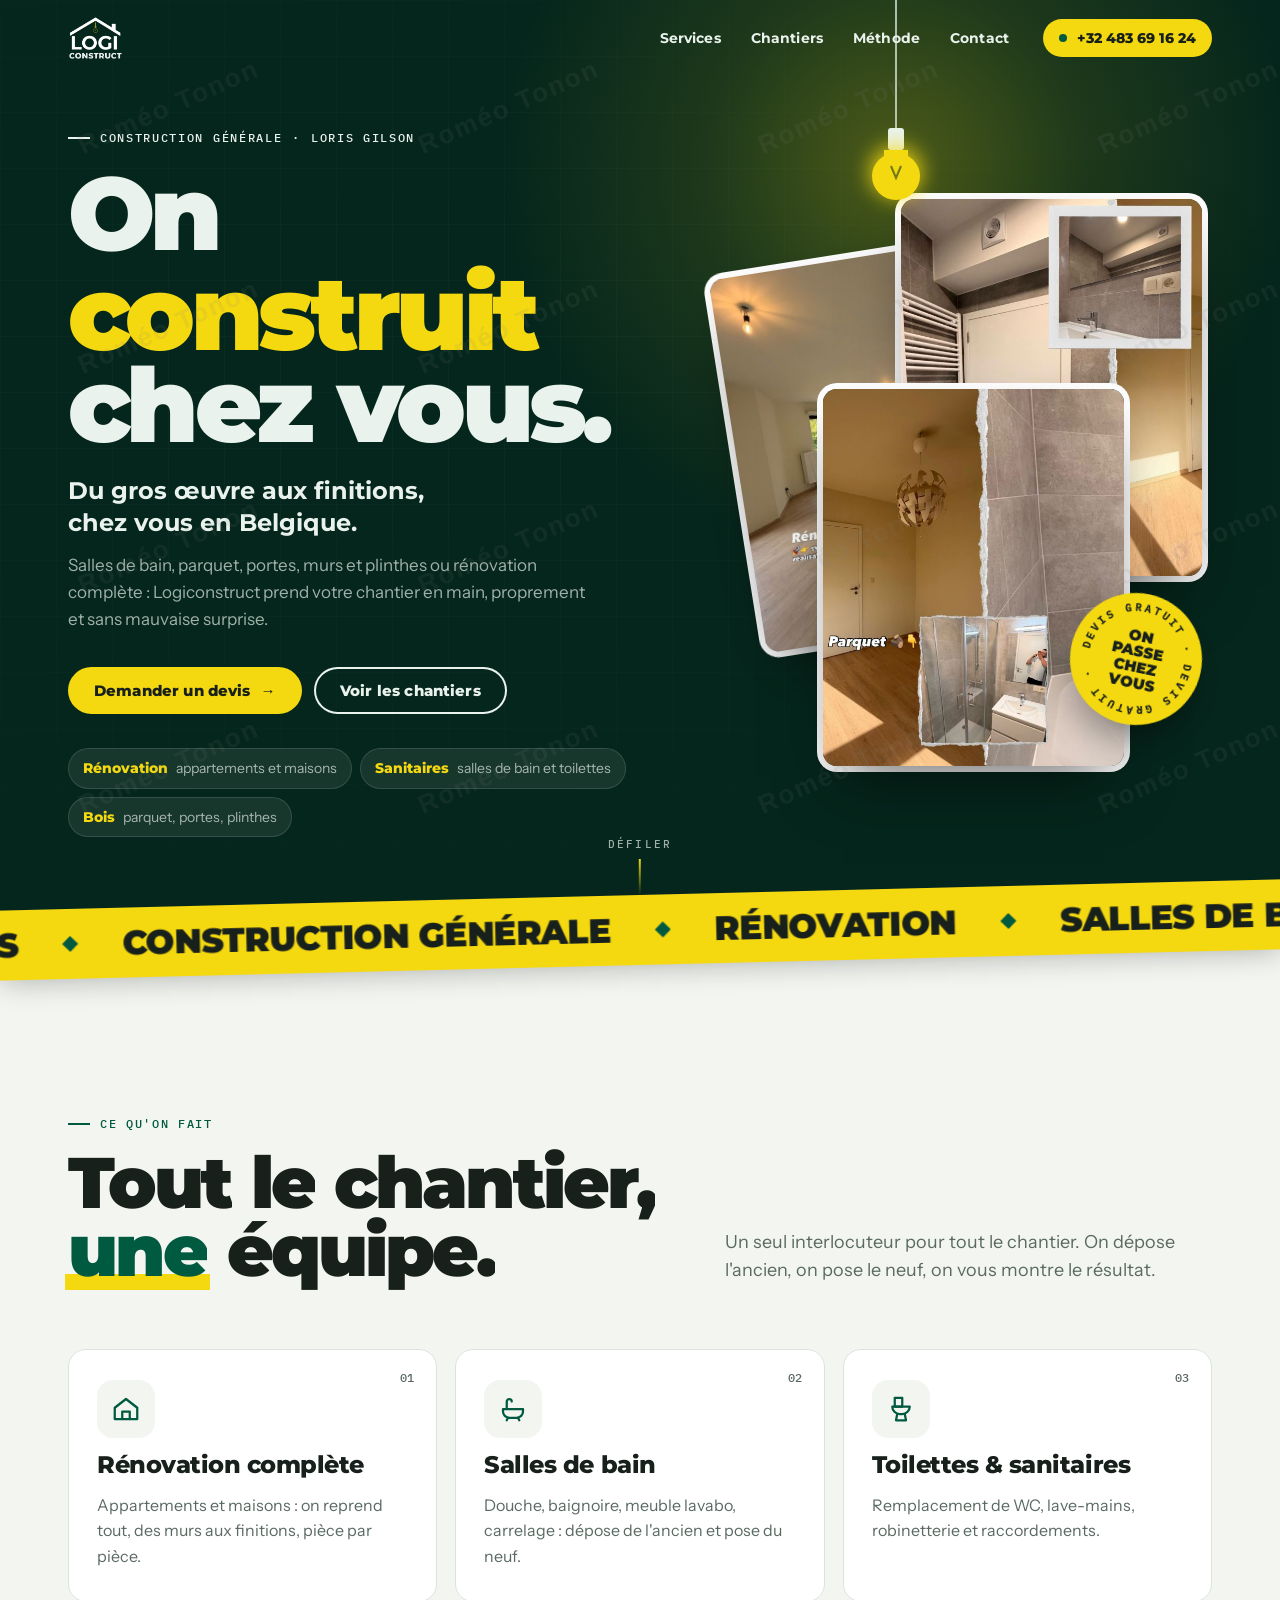
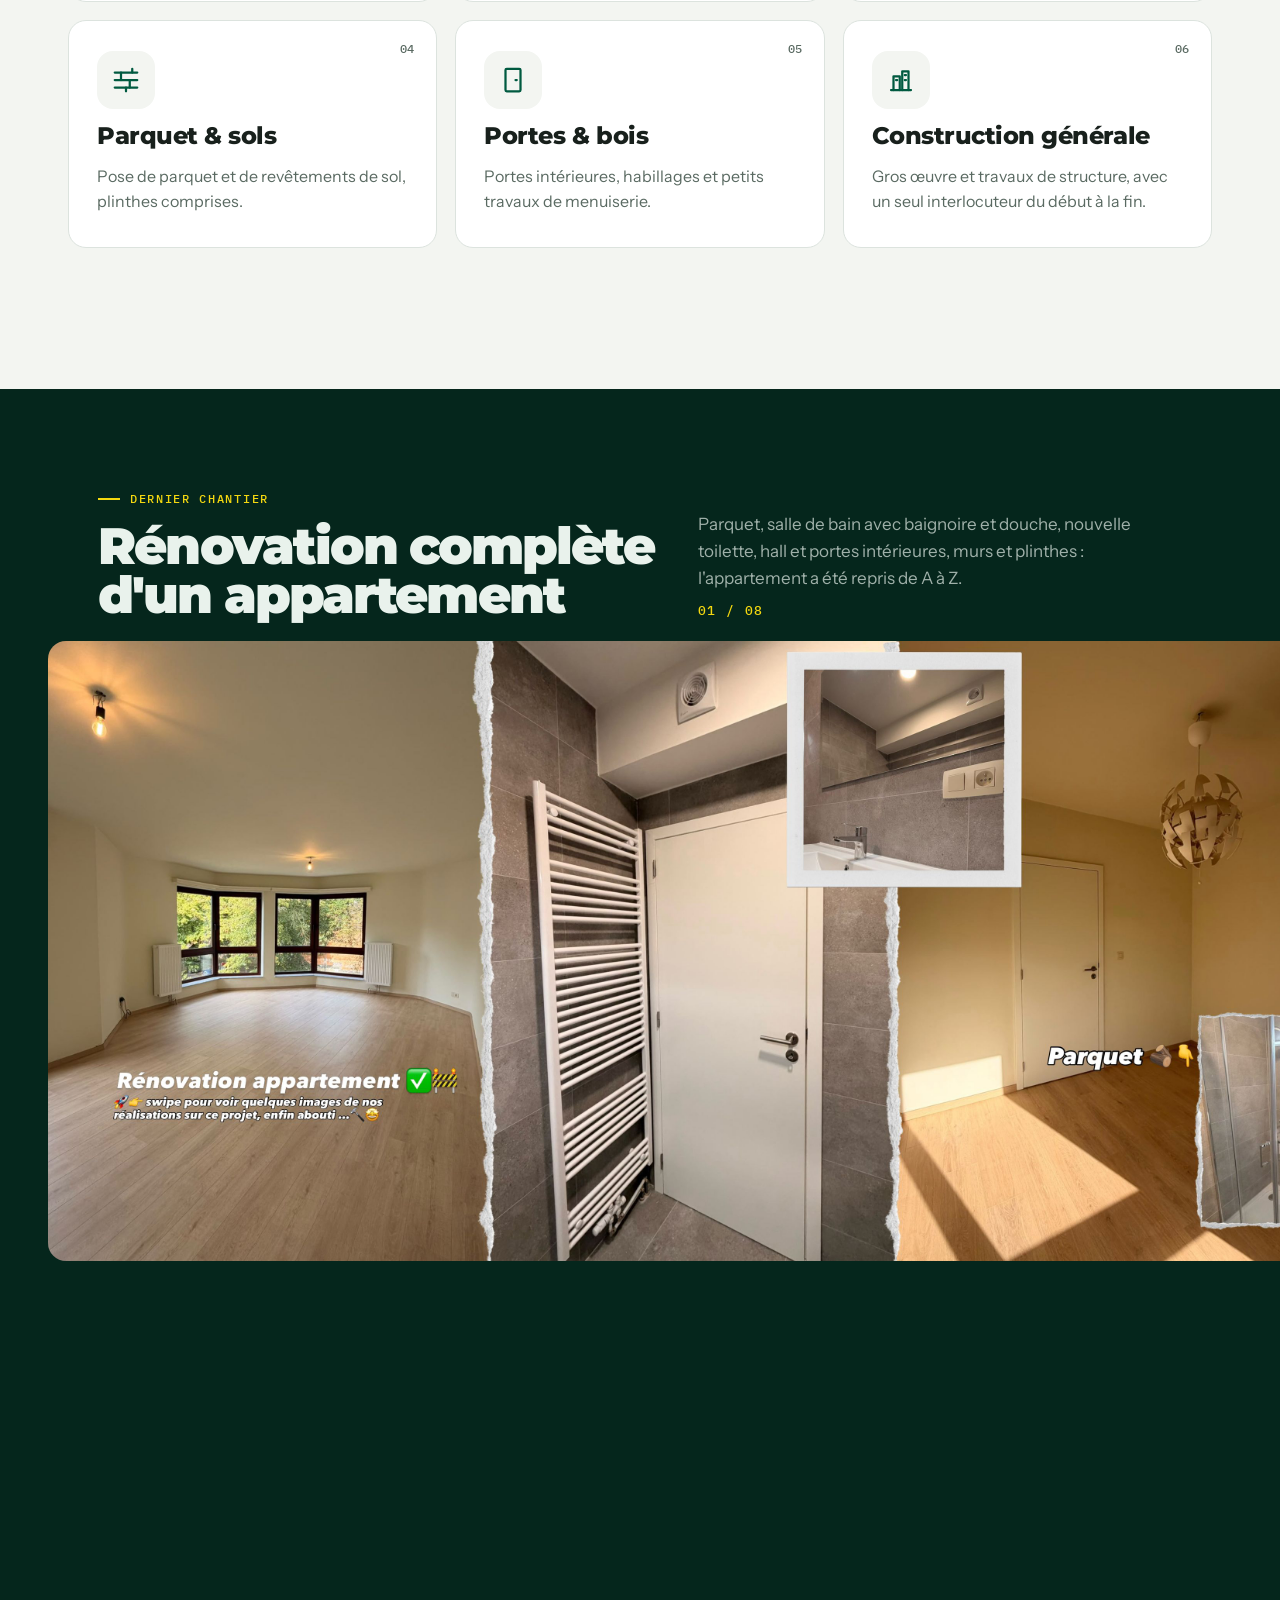
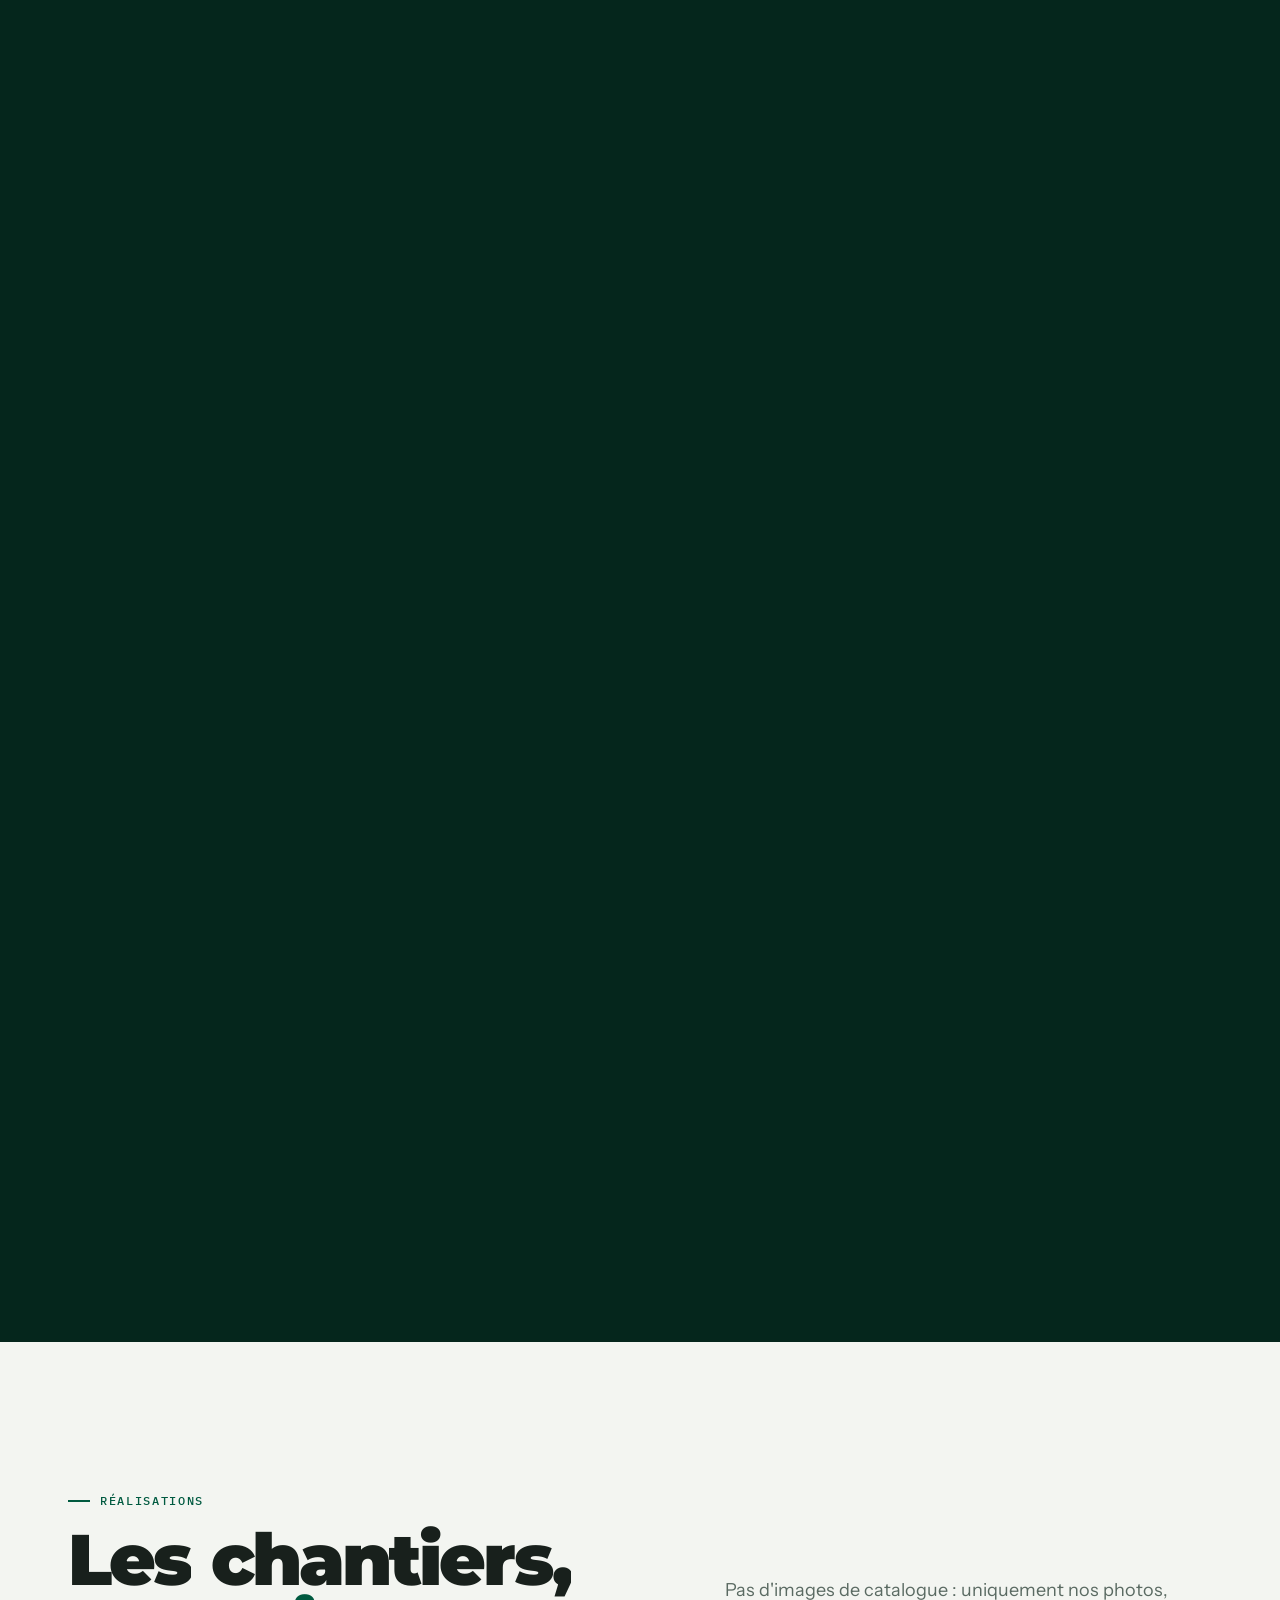
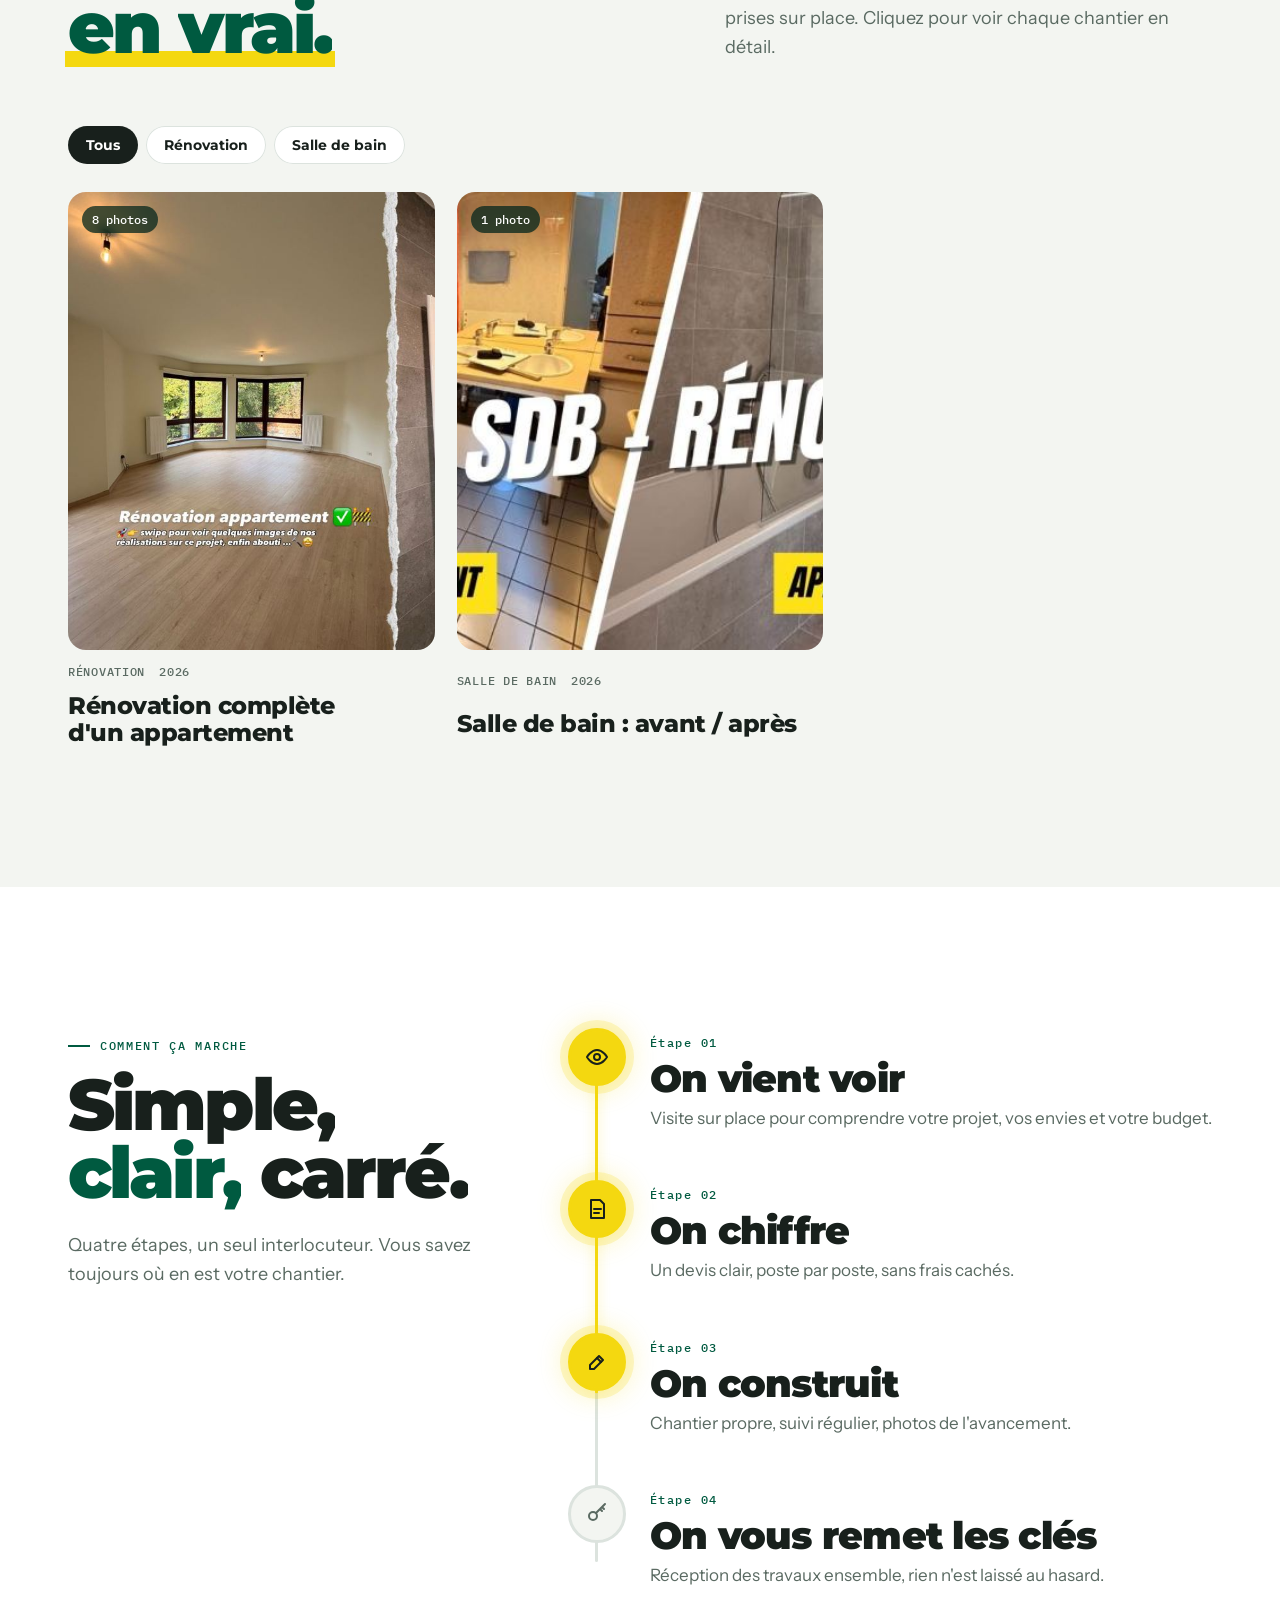
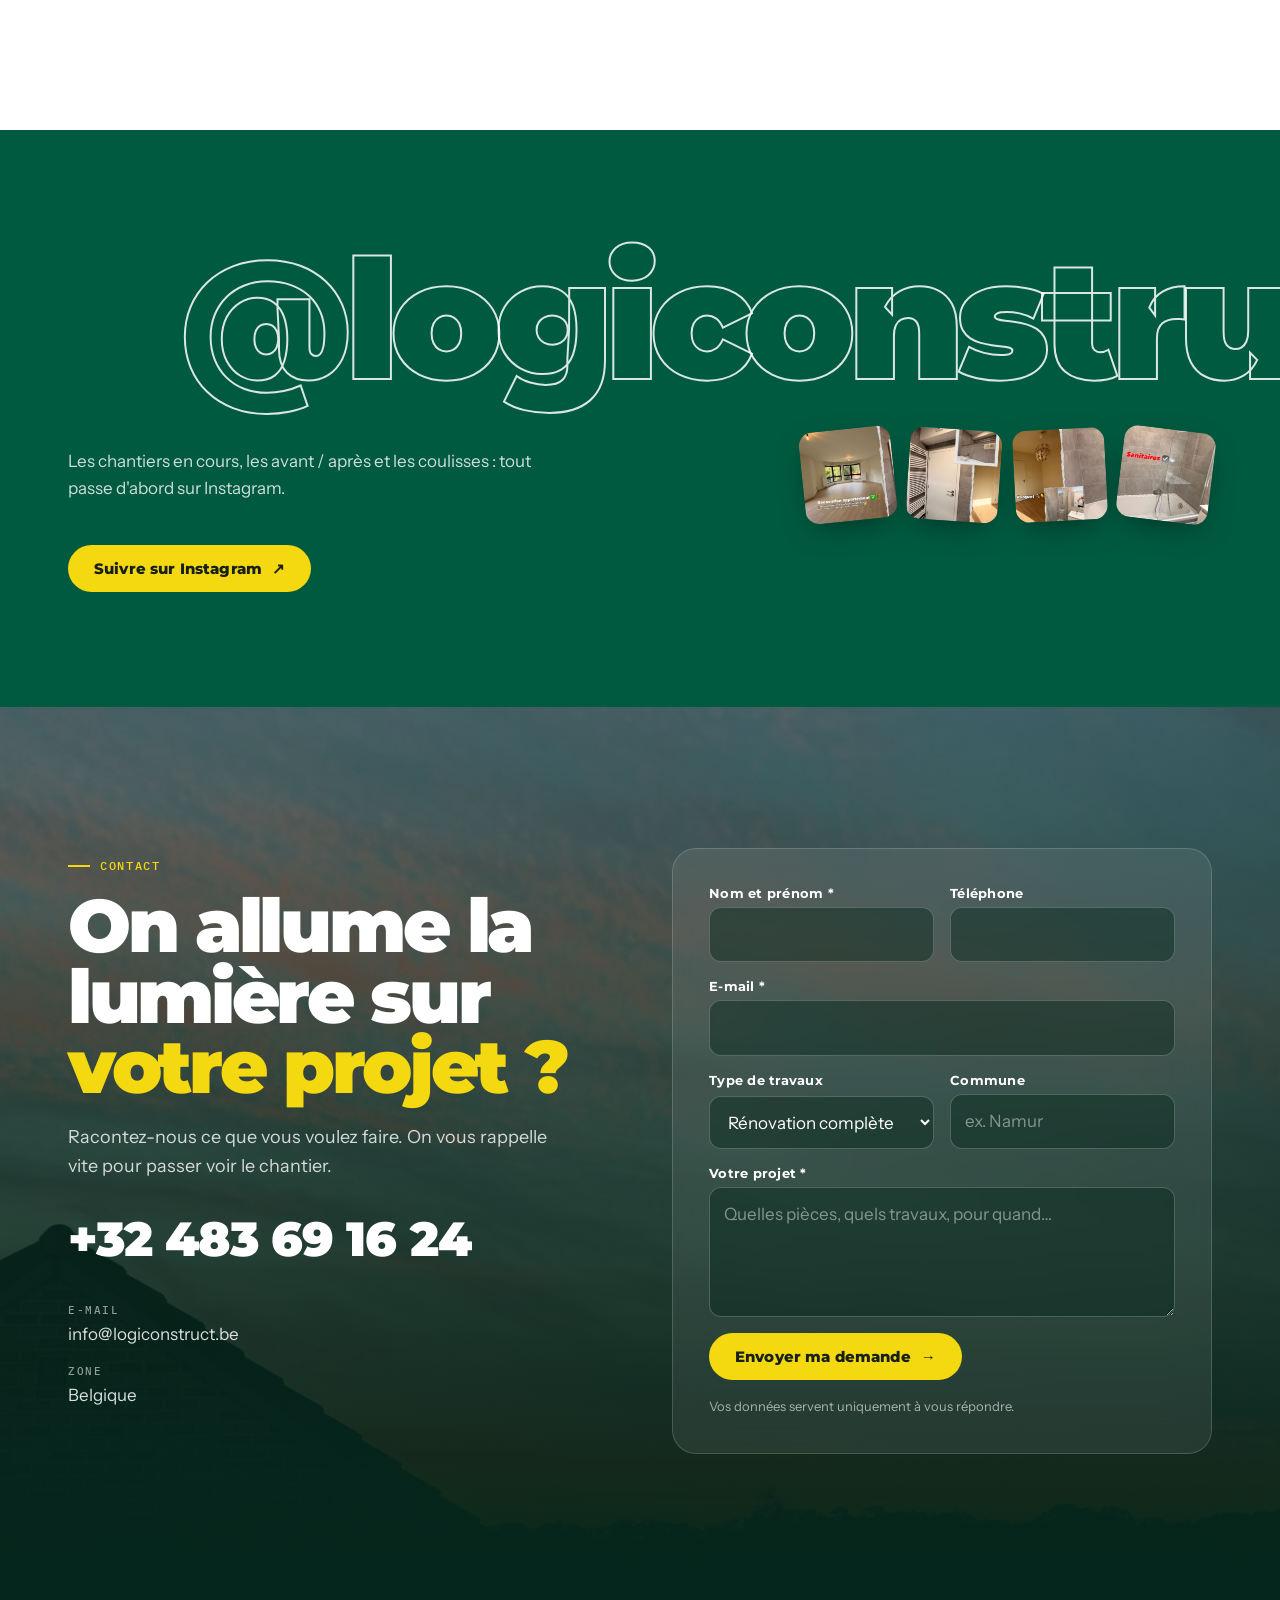
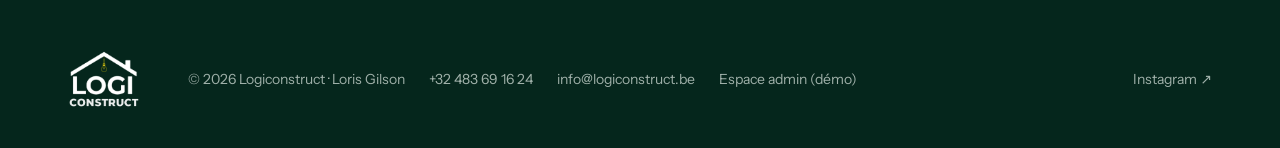
<file: index.html>
<!doctype html>
<html lang="fr-BE" class="no-js">
<head>
<meta charset="utf-8">
<meta name="viewport" content="width=device-width,initial-scale=1,viewport-fit=cover">
<title>Logiconstruct — Construction générale</title>
<meta name="description" content="Logiconstruct · Construction générale. Salles de bain, parquet, portes, murs et plinthes ou rénovation complète : Logiconstruct prend votre chantier en main, proprement et sans ma">
<meta name="theme-color" content="#05261C">
<meta property="og:title" content="Logiconstruct — Construction générale">
<meta property="og:description" content="Du gros œuvre aux finitions, chez vous en Belgique.">
<meta property="og:type" content="website">
<meta property="og:locale" content="fr_BE">
<meta property="og:image" content="images/appart-01.jpg"><link rel="icon" href="assets/favicon.svg" type="image/svg+xml">
<link rel="preload" href="assets/fonts/montserrat-latin-wght-normal.woff2" as="font" type="font/woff2" crossorigin>
<link rel="stylesheet" href="assets/css/site.css?v=2">
<script>document.documentElement.className="js"</script>
<script type="application/ld+json">{"@context":"https://schema.org","@type":"HomeAndConstructionBusiness","name":"Logiconstruct","description":"Construction générale","founder":"Loris Gilson","telephone":"+32 483 69 16 24","email":"info@logiconstruct.be","areaServed":"Belgique","sameAs":["https://www.instagram.com/logiconstruct/"]}</script>
</head>
<body>

<div class="loader" id="loader" aria-hidden="true">
  <svg viewBox="0 0 240 200">
    <circle class="halo" cx="120" cy="96" r="26"/>
    <path class="draw" d="M14 104 120 22l64 49V40h18v45l24 19"/>
    <path class="draw" d="M120 22v52" style="stroke-width:3"/>
    <path class="bulb" d="M110 80h20v6a12 12 0 1 1-20 0z"/>
    <text class="word" x="120" y="170" text-anchor="middle">LOGI</text>
  </svg>
</div>
<div class="progress" id="progress"></div>
<div class="cursor" id="cursor" aria-hidden="true"></div>

<header class="top" id="top">
  <div class="wrap">
    <a class="brand" href="#accueil" data-track="nav_logo" aria-label="Logiconstruct, retour en haut">
      <img class="l-light" src="assets/img/logo-blanc.png" alt="Logiconstruct" width="417" height="336">
      <img class="l-dark" src="assets/img/logo.png" alt="" width="417" height="336">
    </a>
    <nav class="nav" id="nav" aria-label="Navigation principale">
      <a href="#services" data-track="nav_services">Services</a>
      <a href="#chantiers" data-track="nav_realisations">Chantiers</a>
      <a href="#methode" data-track="nav_methode">Méthode</a>
      <a href="#contact" data-track="nav_contact">Contact</a>
    </nav>
    <a class="call mag" href="tel:+32483691624" data-track="tel_entete"><i></i><span data-c="phone">+32 483 69 16 24</span></a>
    <button class="burger" id="burger" type="button" aria-label="Ouvrir le menu" aria-expanded="false" aria-controls="nav"><span></span><span></span><span></span></button>
  </div>
</header>

<main>
  <section class="hero" id="accueil" data-sec="accueil">
    <div class="light" aria-hidden="true"></div>
    <button class="lamp" id="lamp" type="button" aria-label="Allumer ou éteindre l'ampoule" data-track="ampoule">
      <svg viewBox="0 0 70 240" aria-hidden="true">
        <path d="M35 0v150" stroke="#E9F2EC" stroke-width="2" opacity=".7"/>
        <rect x="27" y="148" width="16" height="22" rx="3" fill="#E9F2EC"/>
        <circle class="shine" cx="35" cy="192" r="26"/>
        <path class="glass" d="M23 170h24v6c8 5 12 12 12 20a24 24 0 1 1-48 0c0-8 4-15 12-20z"/>
        <path d="M30 186l5 12 5-12" stroke="#05261C" stroke-width="2" fill="none" opacity=".55"/>
      </svg>
    </button>
    <div class="wrap hero-grid">
      <div>
        <span class="kicker" data-rv><span data-c="tagline">Construction générale</span> · <span data-c="owner">Loris Gilson</span></span>
        <h1><span>On</span> <span class="rot" id="rot" aria-live="polite"><span class="on">rénove</span><span class="">construit</span><span class="">transforme</span><span class="">répare</span></span><span class="l2">chez vous.</span></h1>
        <p class="hero-sub" data-rv style="--d:2" data-c="heroTitle">Du gros œuvre aux finitions, chez vous en Belgique.</p>
        <p class="hero-text" data-rv style="--d:3" data-c="heroText">Salles de bain, parquet, portes, murs et plinthes ou rénovation complète : Logiconstruct prend votre chantier en main, proprement et sans mauvaise surprise.</p>
        <div class="hero-cta" data-rv style="--d:4">
          <a class="btn btn-bulb mag" href="#contact" data-track="cta_devis">Demander un devis <span class="arr">→</span></a>
          <a class="btn btn-ghost mag" href="#chantiers" data-track="cta_realisations">Voir les chantiers</a>
        </div>
                <div class="chips" id="chips" data-rv style="--d:5">
          <span class="chip"><b>Rénovation</b><span>appartements et maisons</span></span><span class="chip"><b>Sanitaires</b><span>salles de bain et toilettes</span></span><span class="chip"><b>Bois</b><span>parquet, portes, plinthes</span></span>        </div>
              </div>
      <div class="stack" id="stack" aria-hidden="true">
        <div class="polaroid"><img src="images/vignettes/appart-01.jpg" alt="" loading="eager"></div><div class="polaroid"><img src="images/vignettes/appart-02.jpg" alt="" loading="eager"></div><div class="polaroid"><img src="images/vignettes/appart-03.jpg" alt="" loading="eager"></div>        <div class="sticker"><svg viewBox="0 0 120 120"><defs><path id="circ" d="M60 60m-48 0a48 48 0 1 1 96 0a48 48 0 1 1-96 0"/></defs><text><textPath href="#circ">DEVIS GRATUIT · DEVIS GRATUIT · </textPath></text></svg>On<br>passe<br>chez<br>vous</div>
      </div>
    </div>
    <div class="scroll-hint" aria-hidden="true">Défiler<i></i></div>
  </section>

  <div class="marquee" aria-hidden="true">
    <div class="track" id="marquee"><span>Rénovation</span><span>Salles de bain</span><span>Parquet</span><span>Portes</span><span>Murs & plinthes</span><span>Sanitaires</span><span>Bois</span><span>Construction générale</span><span>Rénovation</span><span>Salles de bain</span><span>Parquet</span><span>Portes</span><span>Murs & plinthes</span><span>Sanitaires</span><span>Bois</span><span>Construction générale</span></div>
  </div>

  <section class="sec" id="services" data-sec="services">
    <div class="wrap">
      <div class="sec-head" data-rv>
        <div><span class="kicker" style="color:var(--green)">Ce qu'on fait</span><h2 class="split">Tout le chantier, <em>une</em> équipe.</h2></div>
        <p data-c="about">Un seul interlocuteur pour tout le chantier. On dépose l&#039;ancien, on pose le neuf, on vous montre le résultat.</p>
      </div>
      <div class="services" id="servicesList">
                <article class="svc" data-rv style="--d:0">
          <span class="n">01</span>
          <div class="ico"><svg viewBox="0 0 24 24" fill="none" stroke="currentColor" stroke-width="1.8" stroke-linecap="round" stroke-linejoin="round"><path d="M3 11 12 4l9 7v9H3z"/><path d="M9 20v-6h6v6"/></svg></div>
          <h3>Rénovation complète</h3><p>Appartements et maisons : on reprend tout, des murs aux finitions, pièce par pièce.</p>
        </article>
                <article class="svc" data-rv style="--d:1">
          <span class="n">02</span>
          <div class="ico"><svg viewBox="0 0 24 24" fill="none" stroke="currentColor" stroke-width="1.8" stroke-linecap="round" stroke-linejoin="round"><path d="M4 12h16v2a5 5 0 0 1-5 5H9a5 5 0 0 1-5-5z"/><path d="M7 12V6a2 2 0 0 1 4 0"/><path d="M8 19l-1 2M16 19l1 2"/></svg></div>
          <h3>Salles de bain</h3><p>Douche, baignoire, meuble lavabo, carrelage : dépose de l&#039;ancien et pose du neuf.</p>
        </article>
                <article class="svc" data-rv style="--d:2">
          <span class="n">03</span>
          <div class="ico"><svg viewBox="0 0 24 24" fill="none" stroke="currentColor" stroke-width="1.8" stroke-linecap="round" stroke-linejoin="round"><path d="M7 3h6v7H7z"/><path d="M5 10h14a6 6 0 0 1-6 6h-2a6 6 0 0 1-6-6z"/><path d="M9 16l-1 5h8l-1-5"/></svg></div>
          <h3>Toilettes &amp; sanitaires</h3><p>Remplacement de WC, lave-mains, robinetterie et raccordements.</p>
        </article>
                <article class="svc" data-rv style="--d:0">
          <span class="n">04</span>
          <div class="ico"><svg viewBox="0 0 24 24" fill="none" stroke="currentColor" stroke-width="1.8" stroke-linecap="round" stroke-linejoin="round"><path d="M3 6h18M3 12h18M3 18h18"/><path d="M8 6v6M15 12v6M12 18v3M17 3v3"/></svg></div>
          <h3>Parquet &amp; sols</h3><p>Pose de parquet et de revêtements de sol, plinthes comprises.</p>
        </article>
                <article class="svc" data-rv style="--d:1">
          <span class="n">05</span>
          <div class="ico"><svg viewBox="0 0 24 24" fill="none" stroke="currentColor" stroke-width="1.8" stroke-linecap="round" stroke-linejoin="round"><rect x="6" y="3" width="12" height="18" rx="1"/><path d="M14 12h1"/></svg></div>
          <h3>Portes &amp; bois</h3><p>Portes intérieures, habillages et petits travaux de menuiserie.</p>
        </article>
                <article class="svc" data-rv style="--d:2">
          <span class="n">06</span>
          <div class="ico"><svg viewBox="0 0 24 24" fill="none" stroke="currentColor" stroke-width="1.8" stroke-linecap="round" stroke-linejoin="round"><path d="M4 20h16"/><path d="M6 20V9h5v11M13 20V5h5v15"/><path d="M8 12h1M15 8h1M15 12h1"/></svg></div>
          <h3>Construction générale</h3><p>Gros œuvre et travaux de structure, avec un seul interlocuteur du début à la fin.</p>
        </article>
              </div>
    </div>
  </section>

    <section class="feature" id="vedette" data-sec="vedette">
    <div class="pin">
      <div class="wrap feature-head">
        <div><span class="kicker" style="color:var(--bulb)">Dernier chantier</span><h2 style="margin-top:14px">Rénovation complète d&#039;un appartement</h2></div>
        <div style="display:grid;gap:10px;justify-items:start"><p>Parquet, salle de bain avec baignoire et douche, nouvelle toilette, hall et portes intérieures, murs et plinthes : l&#039;appartement a été repris de A à Z.</p><span class="counter" id="counter">01 / 08</span><span class="strip-hint">Glissez pour voir les photos →</span></div>
      </div>
      <div class="strip" id="strip" data-project="1">
        <button class="slide" type="button" data-i="0" aria-label="Agrandir la photo 1"><img src="images/appart-01.jpg" alt="Rénovation complète d&#039;un appartement — photo 1" loading="lazy"></button><button class="slide" type="button" data-i="1" aria-label="Agrandir la photo 2"><img src="images/appart-02.jpg" alt="Rénovation complète d&#039;un appartement — photo 2" loading="lazy"></button><button class="slide" type="button" data-i="2" aria-label="Agrandir la photo 3"><img src="images/appart-03.jpg" alt="Rénovation complète d&#039;un appartement — photo 3" loading="lazy"></button><button class="slide" type="button" data-i="3" aria-label="Agrandir la photo 4"><img src="images/appart-04.jpg" alt="Rénovation complète d&#039;un appartement — photo 4" loading="lazy"></button><button class="slide" type="button" data-i="4" aria-label="Agrandir la photo 5"><img src="images/appart-05.jpg" alt="Rénovation complète d&#039;un appartement — photo 5" loading="lazy"></button><button class="slide" type="button" data-i="5" aria-label="Agrandir la photo 6"><img src="images/appart-06.jpg" alt="Rénovation complète d&#039;un appartement — photo 6" loading="lazy"></button><button class="slide" type="button" data-i="6" aria-label="Agrandir la photo 7"><img src="images/appart-07.jpg" alt="Rénovation complète d&#039;un appartement — photo 7" loading="lazy"></button><button class="slide" type="button" data-i="7" aria-label="Agrandir la photo 8"><img src="images/appart-08.jpg" alt="Rénovation complète d&#039;un appartement — photo 8" loading="lazy"></button>        <div class="strip-end"><h3>Le vôtre, c'est le prochain ?</h3><a class="btn btn-bulb mag" href="#contact" data-track="cta_vedette">Parlons-en <span class="arr">→</span></a></div>
      </div>
    </div>
  </section>
  
  <section class="sec" id="chantiers" data-sec="realisations">
    <div class="wrap">
      <div class="sec-head" data-rv>
        <div><span class="kicker" style="color:var(--green)">Réalisations</span><h2 class="split">Les chantiers, <em>en vrai.</em></h2></div>
        <p>Pas d'images de catalogue : uniquement nos photos, prises sur place. Cliquez pour voir chaque chantier en détail.</p>
      </div>
      <div class="filters" id="filters"></div>
      <div class="gallery" id="gallery">
                  <button class="card" type="button" data-id="1" data-rv style="--d:0">
            <div class="ph"><img src="images/vignettes/appart-01.jpg" alt="Rénovation complète d&#039;un appartement" loading="lazy"><span class="badge">8 photos</span></div>
            <div class="meta"><span>Rénovation</span><span>2026</span></div>
            <h3>Rénovation complète d&#039;un appartement</h3>
          </button>
                  <button class="card" type="button" data-id="2" data-rv style="--d:1">
            <div class="ph"><img src="images/vignettes/sdb-avant-apres.jpg" alt="Salle de bain : avant / après" loading="lazy"><span class="badge">1 photo</span></div>
            <div class="meta"><span>Salle de bain</span><span>2026</span></div>
            <h3>Salle de bain : avant / après</h3>
          </button>
              </div>
    </div>
  </section>

  <section class="sec method" id="methode" data-sec="methode">
    <div class="wrap">
      <div class="sec-head" data-rv>
        <div><span class="kicker" style="color:var(--green)">Comment ça marche</span><h2 class="split">Simple, <em>clair,</em> carré.</h2></div>
        <p>Quatre étapes, un seul interlocuteur. Vous savez toujours où en est votre chantier.</p>
      </div>
      <div class="steps" id="steps">
                <div class="step" data-rv>
          <div class="dot"><svg viewBox="0 0 24 24" fill="none" stroke="currentColor" stroke-width="2" stroke-linecap="round" stroke-linejoin="round"><circle cx="12" cy="12" r="3"/><path d="M2 12s4-7 10-7 10 7 10 7-4 7-10 7S2 12 2 12z"/></svg></div>
          <div><span class="n">Étape 01</span><h3>On vient voir</h3><p>Visite sur place pour comprendre votre projet, vos envies et votre budget.</p></div>
        </div>
                <div class="step" data-rv>
          <div class="dot"><svg viewBox="0 0 24 24" fill="none" stroke="currentColor" stroke-width="2" stroke-linecap="round" stroke-linejoin="round"><path d="M6 3h9l4 4v14H6z"/><path d="M9 12h7M9 16h5"/></svg></div>
          <div><span class="n">Étape 02</span><h3>On chiffre</h3><p>Un devis clair, poste par poste, sans frais cachés.</p></div>
        </div>
                <div class="step" data-rv>
          <div class="dot"><svg viewBox="0 0 24 24" fill="none" stroke="currentColor" stroke-width="2" stroke-linecap="round" stroke-linejoin="round"><path d="M14 6l4 4-9 9H5v-4z"/><path d="M12 8l4 4"/></svg></div>
          <div><span class="n">Étape 03</span><h3>On construit</h3><p>Chantier propre, suivi régulier, photos de l&#039;avancement.</p></div>
        </div>
                <div class="step" data-rv>
          <div class="dot"><svg viewBox="0 0 24 24" fill="none" stroke="currentColor" stroke-width="2" stroke-linecap="round" stroke-linejoin="round"><circle cx="8" cy="14" r="4"/><path d="M11 11l9-9M17 5l2 2M15 7l2 2"/></svg></div>
          <div><span class="n">Étape 04</span><h3>On vous remet les clés</h3><p>Réception des travaux ensemble, rien n&#039;est laissé au hasard.</p></div>
        </div>
              </div>
    </div>
  </section>

    <section class="insta" data-sec="instagram">
    <a class="handle" id="handle" href="https://www.instagram.com/logiconstruct/" target="_blank" rel="noopener" data-track="instagram">@logiconstruct</a>
    <div class="wrap insta-row">
      <p>Les chantiers en cours, les avant / après et les coulisses : tout passe d'abord sur Instagram.</p>
      <div class="tiles"><a class="tile" href="https://www.instagram.com/logiconstruct/" target="_blank" rel="noopener" style="--t:-6deg" data-track="instagram_photo" aria-label="Voir sur Instagram"><img src="images/vignettes/appart-01.jpg" alt="" loading="lazy"></a><a class="tile" href="https://www.instagram.com/logiconstruct/" target="_blank" rel="noopener" style="--t:4deg" data-track="instagram_photo" aria-label="Voir sur Instagram"><img src="images/vignettes/appart-02.jpg" alt="" loading="lazy"></a><a class="tile" href="https://www.instagram.com/logiconstruct/" target="_blank" rel="noopener" style="--t:-3deg" data-track="instagram_photo" aria-label="Voir sur Instagram"><img src="images/vignettes/appart-03.jpg" alt="" loading="lazy"></a><a class="tile" href="https://www.instagram.com/logiconstruct/" target="_blank" rel="noopener" style="--t:7deg" data-track="instagram_photo" aria-label="Voir sur Instagram"><img src="images/vignettes/appart-04.jpg" alt="" loading="lazy"></a></div>
      <a class="btn btn-bulb mag" href="https://www.instagram.com/logiconstruct/" target="_blank" rel="noopener" data-track="instagram_bouton">Suivre sur Instagram <span class="arr">↗</span></a>
    </div>
  </section>
  
  <section class="sec contact" id="contact" data-sec="contact">
    <div class="bg" id="contactBg" style="background-image:url(assets/img/coucher-soleil.jpg)" aria-hidden="true"></div>
    <div class="wrap contact-grid">
      <div data-rv>
        <span class="kicker" style="color:var(--bulb)">Contact</span>
        <h2 style="margin-top:16px">On allume la lumière sur <em>votre projet&nbsp;?</em></h2>
        <p class="lead">Racontez-nous ce que vous voulez faire. On vous rappelle vite pour passer voir le chantier.</p>
        <a class="bigtel" href="tel:+32483691624" data-track="contact_tel">+32 483 69 16 24</a>
        <div class="coords">
          <span class="k">E-mail</span><a href="mailto:info@logiconstruct.be" data-track="contact_email">info@logiconstruct.be</a>                    <span class="k">Zone</span><span>Belgique</span>                  </div>
      </div>
      <form class="form" id="contactForm" novalidate data-rv style="--d:2">
        <div class="row2">
          <div class="field"><label for="f_name">Nom et prénom *</label><input id="f_name" name="name" autocomplete="name" required maxlength="120"></div>
          <div class="field"><label for="f_phone">Téléphone</label><input id="f_phone" name="phone" type="tel" autocomplete="tel" maxlength="40"></div>
        </div>
        <div class="field"><label for="f_email">E-mail *</label><input id="f_email" name="email" type="email" autocomplete="email" required maxlength="160"></div>
        <div class="row2">
          <div class="field"><label for="f_type">Type de travaux</label>
            <select id="f_type" name="type"><option>Rénovation complète</option><option>Salle de bain</option><option>Toilettes / sanitaires</option><option>Parquet / sols</option><option>Portes / bois</option><option>Construction</option><option>Autre</option></select></div>
          <div class="field"><label for="f_commune">Commune</label><input id="f_commune" name="commune" placeholder="ex. Namur" maxlength="80"></div>
        </div>
        <div class="field"><label for="f_msg">Votre projet *</label><textarea id="f_msg" name="message" required maxlength="4000" placeholder="Quelles pièces, quels travaux, pour quand…"></textarea></div>
        <div class="hp" aria-hidden="true"><label for="f_web">Ne pas remplir</label><input id="f_web" name="website" tabindex="-1" autocomplete="off"></div>
        <div id="formNotice" hidden></div>
        <div><button class="btn btn-bulb mag" type="submit" id="f_submit">Envoyer ma demande <span class="arr">→</span></button></div>
        <p class="hint">Vos données servent uniquement à vous répondre.</p>
      </form>
    </div>
  </section>
</main>

<footer>
  <div class="wrap">
    <img src="assets/img/logo-blanc.png" alt="Logiconstruct" width="417" height="336" loading="lazy">
    <div class="fl">
      <span>© 2026 Logiconstruct · Loris Gilson</span>
            <a href="tel:+32483691624">+32 483 69 16 24</a>
      <a href="mailto:info@logiconstruct.be">info@logiconstruct.be</a>    </div>
    <a href="https://www.instagram.com/logiconstruct/" target="_blank" rel="noopener">Instagram ↗</a>  </div>
</footer>

<div class="lb" id="lb" hidden role="dialog" aria-modal="true" aria-labelledby="lbTitle">
  <div class="lb-top"><h3 id="lbTitle"></h3><button class="iconbtn" id="lbClose" type="button" aria-label="Fermer">×</button></div>
  <div class="lb-stage"><img id="lbImg" alt=""></div>
  <div class="lb-foot">
    <div style="display:flex;justify-content:space-between;gap:12px;align-items:center;flex-wrap:wrap">
      <div class="meta" id="lbMeta"></div>
      <div class="lb-nav"><button class="iconbtn" id="lbPrev" type="button" aria-label="Photo précédente">‹</button><button class="iconbtn" id="lbNext" type="button" aria-label="Photo suivante">›</button></div>
    </div>
    <p id="lbDesc"></p>
    <div class="thumbs" id="lbThumbs"></div>
  </div>
</div>
<div class="wm" aria-hidden="true"></div>

<script>window.LC={"projects":[{"id":1,"title":"Rénovation complète d'un appartement","category":"Rénovation","location":"","year":"2026","surface":"","peb":"","description":"Parquet, salle de bain avec baignoire et douche, nouvelle toilette, hall et portes intérieures, murs et plinthes : l'appartement a été repris de A à Z.","images":[{"id":0,"url":"images/appart-01.jpg","thumb":"images/vignettes/appart-01.jpg"},{"id":1,"url":"images/appart-02.jpg","thumb":"images/vignettes/appart-02.jpg"},{"id":2,"url":"images/appart-03.jpg","thumb":"images/vignettes/appart-03.jpg"},{"id":3,"url":"images/appart-04.jpg","thumb":"images/vignettes/appart-04.jpg"},{"id":4,"url":"images/appart-05.jpg","thumb":"images/vignettes/appart-05.jpg"},{"id":5,"url":"images/appart-06.jpg","thumb":"images/vignettes/appart-06.jpg"},{"id":6,"url":"images/appart-07.jpg","thumb":"images/vignettes/appart-07.jpg"},{"id":7,"url":"images/appart-08.jpg","thumb":"images/vignettes/appart-08.jpg"}],"thumb":"images/vignettes/appart-01.jpg"},{"id":2,"title":"Salle de bain : avant / après","category":"Salle de bain","location":"","year":"2026","surface":"","peb":"","description":"Dépose de l'ancienne salle de bain, nouveau carrelage, baignoire avec paroi vitrée et meuble lavabo suspendu.","images":[{"id":0,"url":"images/sdb-avant-apres.jpg","thumb":"images/vignettes/sdb-avant-apres.jpg"}],"thumb":"images/vignettes/sdb-avant-apres.jpg"}],"mode":"static","formspree":""};</script>
<script src="demo/seed.js"></script>
<script src="demo/demo-api.js"></script>
<script src="demo/demo-render.js" defer></script>
<script src="assets/js/site.js?v=2" defer></script>
</body>
</html>
</file>
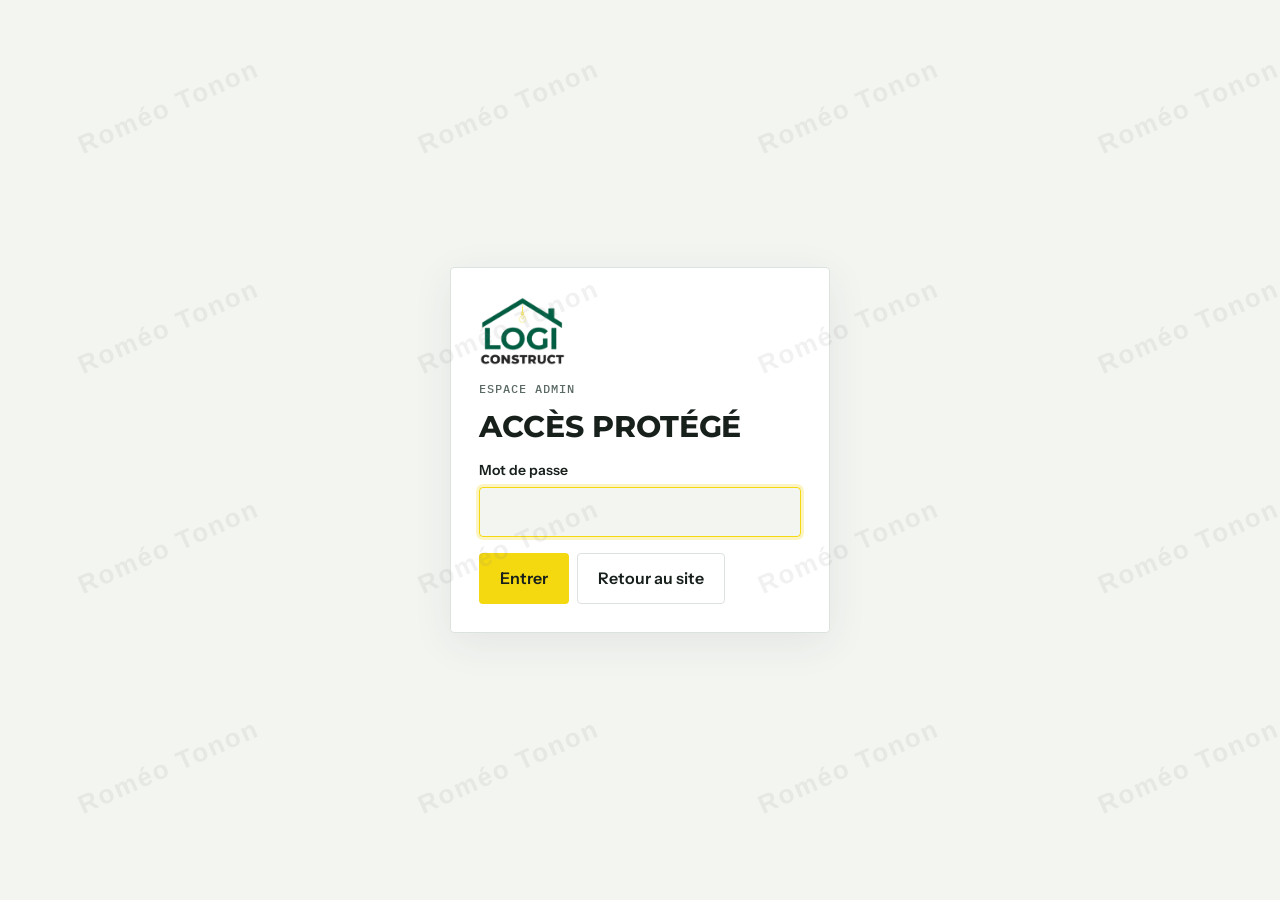
<file: admin/index.html>
<!doctype html>
<html lang="fr-BE">
<head>
<meta charset="utf-8">
<meta name="viewport" content="width=device-width,initial-scale=1,viewport-fit=cover">
<meta name="robots" content="noindex,nofollow">
<title>Admin — Logiconstruct</title>
<link rel="icon" href="../assets/favicon.svg" type="image/svg+xml">
<link rel="stylesheet" href="../assets/css/style.css?v=2">
</head>
<body>

<div id="lockScreen" class="lock" hidden>
  <form id="lockForm">
    <img src="../assets/img/logo.png" alt="Logiconstruct" style="height:70px;width:auto;justify-self:start">
    <p class="label">Espace admin</p>
    <h2>Accès protégé</h2>
    <div class="field"><label for="lock_pw">Mot de passe</label><input id="lock_pw" type="password" autocomplete="current-password" required></div>
    <div id="lockErr" class="notice bad" hidden></div>
    <div class="acts"><button class="btn accent" type="submit">Entrer</button><a class="btn ghost" href="../">Retour au site</a></div>
  </form>
</div>

<div class="admin" id="admin" hidden>
  <aside class="side" role="tablist" aria-label="Espace admin">
    <a class="logo" href="../"><img src="../assets/img/logo.png" alt="Logiconstruct" style="height:52px;width:auto"></a>
    <button class="tab" role="tab" data-tab="stats" aria-selected="true">Statistiques</button>
    <button class="tab" role="tab" data-tab="messages">Messages <span class="badge" id="msgBadge" hidden></span></button>
    <button class="tab" role="tab" data-tab="projects">Réalisations</button>
    <button class="tab" role="tab" data-tab="content">Contenu du site</button>
    <button class="tab" role="tab" data-tab="security">Sécurité</button>
    <div class="spacer"></div>
    <a class="btn ghost sm back" href="../" target="_blank" rel="noopener">Voir le site ↗</a>
    <button class="btn ghost sm back" id="logout" type="button">Se déconnecter</button>
  </aside>

  <div class="main">
    <div data-pane="stats">
      <div class="main-head">
        <div><p class="label">Tableau de bord</p><h2>Statistiques</h2></div>
        <div class="seg" id="range"><button data-d="7">7 j</button><button data-d="30" aria-pressed="true">30 j</button><button data-d="90">90 j</button><button data-d="365">1 an</button></div>
      </div>
      <div class="kpis" id="kpis"></div>
      <div class="panels">
        <div class="panel span-8"><h3>Visites par jour</h3><div class="cw"><canvas id="chDays"></canvas></div></div>
        <div class="panel span-4"><h3>Parcours des visiteurs</h3><div class="funnel" id="funnel"></div></div>
        <div class="panel span-6"><h3>Clics par bouton</h3><div class="cw"><canvas id="chClicks"></canvas></div></div>
        <div class="panel span-6"><h3>Projets les plus vus</h3><div class="cw"><canvas id="chProjects"></canvas></div></div>
        <div class="panel span-4"><h3>Appareils</h3><div class="cw" style="height:220px"><canvas id="chDevices"></canvas></div></div>
        <div class="panel span-8"><h3>Demandes de contact par type</h3><div class="cw" style="height:220px"><canvas id="chTypes"></canvas></div></div>
      </div>
      <p class="hint" style="margin-top:16px">Statistiques anonymes, sans cookie : un visiteur est compté une fois par jour. Vos visites lorsque vous êtes connecté à l'admin ne sont pas comptées.</p>
    </div>

    <div data-pane="messages" hidden>
      <div class="main-head">
        <div><p class="label">Formulaire de contact</p><h2>Messages</h2></div>
        <div class="seg" id="msgFilter"><button data-f="all" aria-pressed="true">Tous</button><button data-f="nouveau">Nouveaux</button><button data-f="traité">Traités</button></div>
      </div>
      <div class="msgs" id="msgList"></div>
    </div>

    <div data-pane="projects" hidden>
      <div class="main-head">
        <div><p class="label">Galerie</p><h2>Réalisations</h2></div>
        <button class="btn accent" id="newProject" type="button">+ Nouveau projet</button>
      </div>
      <div id="projEditor" hidden style="margin-bottom:20px"></div>
      <div class="plist" id="projList"></div>
    </div>

    <div data-pane="content" hidden>
      <div class="main-head"><div><p class="label">Textes et coordonnées</p><h2>Contenu du site</h2></div></div>
      <form id="contentForm" style="display:grid;gap:24px"></form>
    </div>

    <div data-pane="security" hidden>
      <div class="main-head"><div><p class="label">Accès</p><h2>Sécurité</h2></div></div>
      <form id="pwForm" class="panel" style="max-width:480px">
        <h3>Changer le mot de passe</h3>
        <div class="field"><label for="pw_cur">Mot de passe actuel</label><input id="pw_cur" type="password" autocomplete="current-password" required></div>
        <div class="field"><label for="pw_new">Nouveau mot de passe</label><input id="pw_new" type="password" autocomplete="new-password" minlength="8" required><span class="hint">8 caractères minimum.</span></div>
        <div class="field"><label for="pw_new2">Confirmer le nouveau mot de passe</label><input id="pw_new2" type="password" autocomplete="new-password" required></div>
        <div id="pwNotice" hidden></div>
        <div><button class="btn accent" type="submit">Changer le mot de passe</button></div>
      </form>
    </div>
  </div>
</div>

<div class="toast" id="toast" hidden></div>
<div class="wm" aria-hidden="true"></div>
<datalist id="cats"><option>Construction neuve</option><option>Gros œuvre</option><option>Rénovation</option><option>Extension</option></datalist>

<script src="../demo/seed.js"></script>
<script src="../demo/demo-api.js"></script>
<script src="../assets/vendor/chart.umd.min.js"></script>
<script src="../assets/js/admin.js?v=2"></script>
</body>
</html>
</file>
<file: assets/css/site.css>
/* Logiconstruct — site public
   Direction : la nuit verte du logo, l'ampoule jaune qui s'allume.
   Montserrat (le caractère du logo) en très gras, photos de chantier façon posts déchirés. */

@font-face{font-family:"Montserrat";font-style:normal;font-display:swap;font-weight:100 900;src:url(../fonts/montserrat-latin-wght-normal.woff2) format("woff2-variations");unicode-range:U+0000-00FF,U+0131,U+0152-0153,U+02BB-02BC,U+02C6,U+02DA,U+02DC,U+0304,U+0308,U+0329,U+2000-206F,U+20AC,U+2122,U+2191,U+2193,U+2212,U+2215,U+FEFF,U+FFFD}
@font-face{font-family:"Montserrat";font-style:normal;font-display:swap;font-weight:100 900;src:url(../fonts/montserrat-latin-ext-wght-normal.woff2) format("woff2-variations");unicode-range:U+0100-02AF,U+0304,U+0308,U+0329,U+1E00-1E9F,U+1EF2-1EFF,U+2020,U+20A0-20AB,U+20AD-20C0,U+2113,U+2C60-2C7F,U+A720-A7FF}
@font-face{font-family:"Instrument Sans";font-style:normal;font-display:swap;font-weight:400 700;src:url(../fonts/instrument-sans-latin-wght-normal.woff2) format("woff2-variations")}
@font-face{font-family:"IBM Plex Mono";font-style:normal;font-display:swap;font-weight:500;src:url(../fonts/ibm-plex-mono-latin-500-normal.woff2) format("woff2")}

:root{
  --night:#05261C; --night-2:#0A3326; --green:#005A40; --green-2:#13805C;
  --bulb:#F4D810; --bulb-soft:#FFF4A8; --glow:rgba(244,216,16,.42);
  --ink:#18201C; --paper:#F3F5F1; --white:#FFFFFF; --muted:#5A6A62; --line:#DCE3DE;
  --on-night:#E9F2EC; --on-night-2:rgba(233,242,236,.68);
  --f-display:"Montserrat","Arial Black",Arial,sans-serif;
  --f-body:"Instrument Sans",system-ui,-apple-system,"Segoe UI",sans-serif;
  --f-mono:"IBM Plex Mono",ui-monospace,Menlo,monospace;
  --ease:cubic-bezier(.2,.8,.2,1); --spring:cubic-bezier(.34,1.56,.64,1);
  --r:18px; --max:1240px;
  color-scheme:light;
}
*{box-sizing:border-box}
html{scroll-behavior:smooth;-webkit-text-size-adjust:100%;overflow-x:clip}
body{margin:0;background:var(--paper);color:var(--ink);font:17px/1.6 var(--f-body);-webkit-font-smoothing:antialiased}
img{max-width:100%;display:block}
[hidden]{display:none!important}
main{overflow-x:clip}
a{color:inherit}
button,input,select,textarea{font:inherit;color:inherit}
:focus-visible{outline:3px solid var(--bulb);outline-offset:3px;border-radius:6px}
h1,h2,h3{font-family:var(--f-display);margin:0;line-height:.95;letter-spacing:-.02em;text-wrap:balance}
p{margin:0}
.wrap{max-width:var(--max);margin:0 auto;padding-inline:clamp(16px,4vw,48px)}
.kicker{font:500 12px/1 var(--f-mono);letter-spacing:.14em;text-transform:uppercase;display:inline-flex;align-items:center;gap:10px}
.kicker::before{content:"";width:22px;height:2px;background:currentColor}
::selection{background:var(--bulb);color:var(--ink)}

/* ---------- Boutons ---------- */
.btn{position:relative;display:inline-flex;align-items:center;gap:10px;padding:16px 26px;border-radius:999px;border:0;cursor:pointer;
  font:800 15px/1 var(--f-display);letter-spacing:.01em;text-decoration:none;transition:transform .35s var(--spring),box-shadow .3s,background .3s,color .3s;will-change:transform}
.btn .arr{display:inline-block;transition:transform .35s var(--spring)}
.btn:hover .arr{transform:translateX(5px) rotate(-8deg)}
.btn-bulb{background:var(--bulb);color:var(--ink);box-shadow:0 0 0 0 var(--glow)}
.btn-bulb:hover{box-shadow:0 10px 40px -6px var(--glow),0 0 0 6px rgba(244,216,16,.18)}
.btn-ghost{background:transparent;color:currentColor;box-shadow:inset 0 0 0 2px currentColor}
.btn-ghost:hover{background:var(--white);color:var(--ink);box-shadow:inset 0 0 0 2px var(--white)}
.btn-dark{background:var(--ink);color:var(--white)}
.btn-dark:hover{background:var(--green)}

/* ---------- Chargement : la maison se dessine, l'ampoule s'allume ---------- */
.loader{position:fixed;inset:0;z-index:200;background:var(--night);display:none;place-items:center;transition:clip-path 1s var(--ease)}
.js .loader.on{display:grid;clip-path:inset(0 0 0 0)}
.js .loader.out{clip-path:inset(0 0 100% 0)}
.loader svg{width:min(240px,50vw);height:auto;overflow:visible}
.loader .draw{fill:none;stroke:var(--on-night);stroke-width:7;stroke-linecap:round;stroke-linejoin:round;stroke-dasharray:600;stroke-dashoffset:600;animation:draw 1s var(--ease) forwards}
.loader .bulb{fill:var(--night-2);stroke:var(--on-night);stroke-width:3;animation:bulbOn .9s .8s steps(1) forwards}
.loader .halo{fill:var(--bulb);opacity:0;filter:blur(14px);animation:halo .9s .8s forwards}
.loader .word{font:900 46px var(--f-display);fill:var(--on-night);opacity:0;animation:fadeUp .6s .55s var(--ease) forwards}
@keyframes draw{to{stroke-dashoffset:0}}
@keyframes bulbOn{0%{fill:var(--night-2)}20%{fill:var(--bulb)}35%{fill:var(--night-2)}55%,100%{fill:var(--bulb)}}
@keyframes halo{0%,35%{opacity:0}20%{opacity:.6}60%,100%{opacity:.9}}
@keyframes fadeUp{from{opacity:0;transform:translateY(10px)}to{opacity:1;transform:none}}

/* ---------- Barre de progression + curseur ---------- */
.progress{position:fixed;top:0;left:0;height:3px;width:100%;transform-origin:0 50%;transform:scaleX(var(--p,0));background:var(--bulb);z-index:120;box-shadow:0 0 12px var(--glow)}
.cursor{position:fixed;left:0;top:0;width:14px;height:14px;margin:-7px 0 0 -7px;border-radius:50%;background:var(--bulb);pointer-events:none;z-index:150;
  mix-blend-mode:difference;transition:width .3s var(--spring),height .3s var(--spring),margin .3s var(--spring),opacity .3s;opacity:0}
.cursor.show{opacity:1}
.cursor.big{width:54px;height:54px;margin:-27px 0 0 -27px}

/* ---------- En-tête ---------- */
.top{position:fixed;inset:0 0 auto;z-index:100;padding-top:env(safe-area-inset-top,0px);transition:background .4s,color .4s,box-shadow .4s,transform .45s var(--ease);color:var(--on-night)}
.top .wrap{display:flex;align-items:center;gap:20px;height:76px;transition:height .4s var(--ease)}
.top.solid{background:rgba(243,245,241,.86);backdrop-filter:blur(14px) saturate(1.4);-webkit-backdrop-filter:blur(14px) saturate(1.4);color:var(--ink);box-shadow:0 1px 0 var(--line)}
.top.solid .wrap{height:62px}
.top.hide{transform:translateY(-110%)}
.brand{display:flex;align-items:center;text-decoration:none;flex:none}
.brand img{height:44px;width:auto;transition:height .4s var(--ease)}
.top.solid .brand img{height:38px}
.brand .l-dark{display:none}
.top.solid .brand .l-dark{display:block}.top.solid .brand .l-light{display:none}
.nav{display:flex;gap:2px;margin-left:auto}
.nav a{position:relative;padding:10px 14px;text-decoration:none;font:700 14px var(--f-display);letter-spacing:.01em}
.nav a::after{content:"";position:absolute;left:14px;right:14px;bottom:4px;height:2px;background:var(--bulb);transform:scaleX(0);transform-origin:right;transition:transform .35s var(--ease)}
.nav a:hover::after,.nav a.active::after{transform:scaleX(1);transform-origin:left}
.call{display:inline-flex;align-items:center;gap:10px;padding:10px 16px;border-radius:999px;background:var(--bulb);color:var(--ink);text-decoration:none;font:800 14px var(--f-display);white-space:nowrap}
.call i{width:8px;height:8px;border-radius:50%;background:var(--green);box-shadow:0 0 0 0 rgba(0,90,64,.6);animation:ping 1.8s infinite}
@keyframes ping{70%{box-shadow:0 0 0 10px rgba(0,90,64,0)}100%{box-shadow:0 0 0 0 rgba(0,90,64,0)}}
.burger{display:none;margin-left:auto;width:46px;height:46px;border-radius:50%;border:0;background:var(--bulb);cursor:pointer;position:relative}
.burger span{position:absolute;left:14px;right:14px;height:2.5px;background:var(--ink);border-radius:2px;transition:transform .35s var(--ease),opacity .2s}
.burger span:nth-child(1){top:17px}.burger span:nth-child(2){top:22px}.burger span:nth-child(3){top:27px}
.menu-open .burger span:nth-child(1){transform:translateY(5px) rotate(45deg)}
.menu-open .burger span:nth-child(2){opacity:0}
.menu-open .burger span:nth-child(3){transform:translateY(-5px) rotate(-45deg)}
@media (max-width:900px){
  .burger{display:block}.call{display:none}
  .nav{position:fixed;inset:0;z-index:-1;flex-direction:column;justify-content:center;align-items:flex-start;gap:6px;padding:90px clamp(16px,6vw,48px) 40px;
    background:var(--night);color:var(--on-night);clip-path:circle(0 at calc(100% - 40px) 40px);transition:clip-path .7s var(--ease);margin:0}
  .menu-open .nav{clip-path:circle(150% at calc(100% - 40px) 40px)}
  .nav a{font-size:clamp(34px,10vw,56px);font-weight:900;padding:4px 0;opacity:0;transform:translateY(20px);transition:opacity .4s,transform .5s var(--ease)}
  .nav a::after{left:0;right:auto;width:60%;bottom:0}
  .menu-open .nav a{opacity:1;transform:none}
  .menu-open .nav a:nth-child(2){transition-delay:.06s}.menu-open .nav a:nth-child(3){transition-delay:.12s}.menu-open .nav a:nth-child(4){transition-delay:.18s}.menu-open .nav a:nth-child(5){transition-delay:.24s}
  .menu-open .top{color:var(--on-night)}
}

/* ---------- Héros ---------- */
.hero{position:relative;min-height:clamp(620px,100svh,1000px);background:var(--night);color:var(--on-night);overflow:hidden;display:grid;align-items:center;padding-block:120px 80px;isolation:isolate}
.hero::before{content:"";position:absolute;inset:0;z-index:-1;opacity:.5;
  background-image:linear-gradient(rgba(233,242,236,.05) 1px,transparent 1px),linear-gradient(90deg,rgba(233,242,236,.05) 1px,transparent 1px);background-size:56px 56px;
  mask-image:radial-gradient(ellipse at 30% 40%,#000 20%,transparent 75%);-webkit-mask-image:radial-gradient(ellipse at 30% 40%,#000 20%,transparent 75%)}
.hero{--lx:70%}
.hero .light{position:absolute;left:var(--lx);top:var(--ly,18%);width:min(900px,120vw);aspect-ratio:1;translate:-50% -50%;z-index:-1;pointer-events:none;
  background:radial-gradient(circle,rgba(244,216,16,.30) 0%,rgba(244,216,16,.10) 30%,transparent 62%);transition:opacity .25s;opacity:1}
.hero.dark .light{opacity:0}
.hero-grid>*{min-width:0}
.hero-grid{display:grid;grid-template-columns:1.1fr .9fr;gap:clamp(24px,5vw,72px);align-items:center;width:100%}
.hero h1{font-size:clamp(54px,8.4vw,128px);font-weight:900;line-height:.86;letter-spacing:-.045em;margin-top:22px}
.hero h1 .l2{display:block}
.rot{position:relative;display:inline-grid;vertical-align:bottom;color:var(--bulb);overflow:hidden;line-height:1.08;padding-bottom:.04em;margin-bottom:-.12em}
.rot span{grid-area:1/1;transform:translateY(130%);transition:transform .7s var(--ease)}
.rot span.on{transform:none}
.rot span.off{transform:translateY(-130%)}
.no-js .rot span:first-child,.rot span:first-child:only-child{transform:none}
.hero-sub{font:700 clamp(18px,2vw,24px)/1.3 var(--f-display);margin-top:26px;max-width:24ch}
.hero-text{color:var(--on-night-2);max-width:48ch;margin-top:14px}
.hero-cta{display:flex;flex-wrap:wrap;gap:12px;margin-top:34px}
.chips{display:flex;flex-wrap:wrap;gap:8px;margin-top:34px}
.chip{display:inline-flex;gap:8px;align-items:baseline;padding:8px 14px;border-radius:999px;background:rgba(233,242,236,.08);border:1px solid rgba(233,242,236,.14);font-size:14px}
.chip b{font:800 14px var(--f-display);color:var(--bulb)}
.chip span{color:var(--on-night-2)}

/* l'ampoule suspendue */
.lamp{position:absolute;left:var(--lx);top:-20px;translate:-50% 0;z-index:2;width:70px;transform-origin:50% 0;animation:swing 5s ease-in-out infinite;cursor:pointer;border:0;background:none;padding:0}
.lamp svg{width:70px;height:auto;overflow:visible;display:block}
.lamp .glass{fill:var(--bulb);transition:fill .2s}
.lamp .shine{fill:var(--bulb);filter:blur(10px);opacity:.85;transition:opacity .2s}
.hero.dark .lamp .glass{fill:#2a4a3e}.hero.dark .lamp .shine{opacity:0}
@keyframes swing{0%,100%{rotate:-4deg}50%{rotate:4deg}}

/* pile de photos */
.stack{position:relative;height:clamp(380px,46vw,560px)}
.polaroid{position:absolute;width:62%;aspect-ratio:4/5;border-radius:14px;overflow:hidden;background:var(--night-2);
  box-shadow:0 30px 60px -20px rgba(0,0,0,.6),0 0 0 6px var(--white);transition:transform .8s var(--ease),box-shadow .4s;will-change:transform}
.polaroid img{width:100%;height:100%;object-fit:cover}
.polaroid:nth-child(1){left:2%;top:10%;--r:-9deg;transform:rotate(var(--r)) translate(var(--px,0),var(--py,0));animation:float 7s ease-in-out infinite}
.polaroid:nth-child(2){left:36%;top:0;--r:7deg;transform:rotate(var(--r)) translate(calc(var(--px,0)*-1.4),calc(var(--py,0)*-1.4));animation:float 8s -2s ease-in-out infinite}
.polaroid:nth-child(3){left:20%;top:34%;--r:-2deg;transform:rotate(var(--r)) translate(calc(var(--px,0)*.8),calc(var(--py,0)*.8));animation:float 6s -4s ease-in-out infinite;z-index:2}
.polaroid:hover{z-index:5;box-shadow:0 40px 80px -20px rgba(0,0,0,.7),0 0 0 6px var(--bulb)}
@keyframes float{0%,100%{translate:0 0}50%{translate:0 -14px}}
.sticker{position:absolute;z-index:6;right:2%;bottom:6%;width:132px;height:132px;border-radius:50%;background:var(--bulb);color:var(--ink);display:grid;place-items:center;text-align:center;
  font:900 15px/1.05 var(--f-display);text-transform:uppercase;rotate:12deg;box-shadow:0 20px 40px -10px rgba(0,0,0,.5)}
.sticker svg{position:absolute;inset:6px;width:calc(100% - 12px);height:calc(100% - 12px);animation:spin 14s linear infinite}
.sticker text{font:700 10.5px var(--f-mono);letter-spacing:.2em;fill:var(--ink)}
@keyframes spin{to{rotate:360deg}}
.scroll-hint{position:absolute;left:50%;bottom:22px;translate:-50% 0;font:500 11px var(--f-mono);letter-spacing:.2em;text-transform:uppercase;color:var(--on-night-2);display:grid;justify-items:center;gap:8px}
.scroll-hint i{width:2px;height:36px;background:linear-gradient(var(--bulb),transparent);animation:drop 1.8s ease-in-out infinite;transform-origin:top}
@keyframes drop{0%{transform:scaleY(0)}50%{transform:scaleY(1)}100%{transform:scaleY(1);opacity:0}}
@media (max-width:900px){
  .hero-grid{grid-template-columns:1fr}
  .stack{height:340px;max-width:440px}
  .lamp{width:44px;top:-18px}.lamp svg{width:44px}
  .hero{--lx:calc(100% - 46px)}
  .hero .kicker{flex-wrap:wrap}
  .scroll-hint{display:none}
}

/* ---------- Bandeau défilant ---------- */
.marquee{background:var(--bulb);color:var(--ink);overflow:hidden;padding-block:18px;rotate:-1.4deg;margin:-22px -10px 0;position:relative;z-index:3;box-shadow:0 10px 30px -10px rgba(0,0,0,.3)}
.marquee .track{display:flex;width:max-content;will-change:transform}
.marquee span{font:900 clamp(22px,3vw,34px)/1 var(--f-display);text-transform:uppercase;letter-spacing:-.01em;padding-inline:22px;display:flex;align-items:center;gap:44px;white-space:nowrap}
.marquee span::after{content:"";width:16px;height:16px;background:var(--green);clip-path:polygon(50% 0,100% 50%,50% 100%,0 50%)}
.no-js .marquee .track{animation:marq 30s linear infinite}
@keyframes marq{to{transform:translateX(-50%)}}

/* ---------- Sections ---------- */
.sec{padding-block:clamp(80px,11vw,150px);position:relative}
.sec-head{display:grid;grid-template-columns:1fr minmax(0,.8fr);gap:24px 48px;align-items:end;margin-bottom:clamp(36px,5vw,64px)}
.sec-head h2{font-size:clamp(40px,5.6vw,84px);font-weight:900;letter-spacing:-.04em;margin-top:16px}
.sec-head h2 em{font-style:normal;color:var(--green);position:relative;white-space:nowrap}
.sec-head h2 em::after{content:"";position:absolute;left:-.04em;right:-.04em;bottom:.06em;height:.22em;background:var(--bulb);z-index:-1;transform:scaleX(var(--u,1));transform-origin:left;transition:transform 1s .3s var(--ease)}
.js .sec-head h2 em::after{--u:0}
.js .in .sec-head h2 em::after,.js .sec-head.in h2 em::after{--u:1}
.sec-head p{color:var(--muted);font-size:18px;max-width:46ch}
@media (max-width:800px){.sec-head{grid-template-columns:1fr}}

/* apparition au défilement (seulement si JS actif : sans JS tout est visible) */
.js [data-rv]{opacity:0;transform:translateY(46px);transition:opacity .9s var(--ease),transform 1s var(--ease);transition-delay:calc(var(--d,0) * 90ms)}
.js [data-rv].in{opacity:1;transform:none}
.js .split .w{display:inline-block;overflow:hidden;vertical-align:top;padding-bottom:.08em;margin-bottom:-.08em}
.js .split .w>span{display:inline-block;transform:translateY(110%);transition:transform 1s var(--ease);transition-delay:calc(var(--i) * 55ms)}
.js .split.in .w>span{transform:none}

/* ---------- Services ---------- */
.services{display:grid;grid-template-columns:repeat(3,1fr);gap:18px}
.svc{position:relative;padding:30px 28px 32px;border-radius:var(--r);background:var(--white);border:1px solid var(--line);overflow:hidden;display:grid;gap:14px;align-content:start;
  transform:perspective(900px) rotateX(var(--rx,0)) rotateY(var(--ry,0));transition:transform .5s var(--ease),box-shadow .4s,border-color .4s;isolation:isolate}
.svc::before{content:"";position:absolute;inset:0;z-index:-1;opacity:0;transition:opacity .4s;
  background:radial-gradient(380px circle at var(--mx,50%) var(--my,50%),rgba(244,216,16,.28),transparent 60%)}
.svc:hover{box-shadow:0 30px 60px -30px rgba(0,60,40,.45);border-color:transparent}
.svc:hover::before{opacity:1}
.svc .ico{width:58px;height:58px;border-radius:16px;background:var(--paper);display:grid;place-items:center;color:var(--green);transition:background .4s,color .4s,rotate .5s var(--spring)}
.svc:hover .ico{background:var(--green);color:var(--bulb);rotate:-8deg}
.svc .ico svg{width:30px;height:30px}
.svc h3{font-size:24px;font-weight:800;letter-spacing:-.02em;line-height:1.1}
.svc p{color:var(--muted);font-size:16px}
.svc .n{position:absolute;right:22px;top:20px;font:500 12px var(--f-mono);color:var(--muted)}
@media (max-width:980px){.services{grid-template-columns:repeat(2,1fr)}}
@media (max-width:620px){.services{grid-template-columns:1fr}}

/* ---------- Chantier vedette : panorama horizontal ----------
   Par défaut : bande qui défile au doigt / à la molette.
   Avec .pinned (ordinateur, page qui défile normalement) : la section se fige et les photos glissent avec le défilement. */
.feature{background:var(--night);color:var(--on-night);position:relative}
.feature .pin{display:grid;grid-template-columns:minmax(0,1fr);gap:28px;padding-block:clamp(72px,9vw,120px) clamp(56px,7vw,90px)}
.feature-head{display:flex;justify-content:space-between;align-items:end;gap:20px 40px;flex-wrap:wrap}
.feature-head h2{font-size:clamp(30px,4vw,58px);max-width:16ch;font-weight:900;letter-spacing:-.04em}
.feature-head p{color:var(--on-night-2);max-width:44ch}
.counter{font:500 13px var(--f-mono);letter-spacing:.1em;color:var(--bulb)}
.strip{display:flex;height:min(68vh,560px);min-height:300px;overflow-x:auto;overscroll-behavior-x:contain;scroll-snap-type:x proximity;scrollbar-width:none;padding-inline:clamp(16px,4vw,48px)}
.strip::-webkit-scrollbar{display:none}
.slide{position:relative;height:100%;aspect-ratio:4/5;flex:none;overflow:hidden;cursor:zoom-in;border:0;padding:0;background:var(--night-2);scroll-snap-align:start}
.slide img{width:100%;height:100%;object-fit:cover;transition:transform 1.2s var(--ease)}
.slide:hover img{transform:scale(1.04)}
.slide:first-child{border-radius:var(--r) 0 0 var(--r)}
.slide:last-of-type{border-radius:0 var(--r) var(--r) 0}
.strip-end{flex:none;width:min(80vw,520px);display:grid;place-content:center;justify-items:start;gap:18px;padding-inline:clamp(24px,4vw,56px)}
.strip-end h3{font-size:clamp(28px,4vw,52px);font-weight:900}
.strip-hint{font:500 12px var(--f-mono);letter-spacing:.12em;text-transform:uppercase;color:var(--on-night-2)}
.feature.pinned .pin{position:sticky;top:0;height:min(100vh,1000px);overflow:hidden;grid-template-rows:auto minmax(0,1fr);gap:22px;padding-block:92px 28px}
.feature.pinned .strip{height:100%;min-height:0;width:max-content;overflow:visible;will-change:transform;scroll-snap-type:none;padding-right:0}
.feature.pinned .strip-hint{display:none}

/* ---------- Galerie ---------- */
.filters{display:flex;flex-wrap:wrap;gap:8px;margin-bottom:28px}
.fchip{border:0;padding:10px 18px;border-radius:999px;background:var(--white);box-shadow:inset 0 0 0 1px var(--line);cursor:pointer;font:700 14px var(--f-display);transition:background .3s,color .3s,transform .3s var(--spring)}
.fchip:hover{transform:translateY(-2px)}
.fchip[aria-pressed="true"]{background:var(--ink);color:var(--white);box-shadow:none}
.gallery{display:grid;grid-template-columns:repeat(auto-fill,minmax(min(100%,340px),1fr));gap:22px}
.card{position:relative;display:grid;gap:14px;text-align:left;background:none;border:0;padding:0;cursor:pointer;color:inherit}
.card .ph{position:relative;aspect-ratio:4/5;border-radius:var(--r);overflow:hidden;background:var(--night-2);max-width:100%}
.card .ph img{width:100%;height:100%;object-fit:cover;transition:transform 1s var(--ease)}
.card:hover .ph img{transform:scale(1.07) rotate(.6deg)}
.card .ph::after{content:"Voir le chantier →";position:absolute;inset:auto 14px 14px;padding:12px 16px;border-radius:999px;background:var(--bulb);color:var(--ink);font:800 14px var(--f-display);
  transform:translateY(calc(100% + 20px));transition:transform .5s var(--spring)}
.card:hover .ph::after,.card:focus-visible .ph::after{transform:none}
.badge{position:absolute;top:14px;left:14px;z-index:2;padding:6px 10px;border-radius:999px;background:rgba(5,38,28,.75);color:var(--white);font:500 12px var(--f-mono);backdrop-filter:blur(6px)}
.card h3{font-size:24px;font-weight:800;letter-spacing:-.02em;line-height:1.1}
.meta{display:flex;flex-wrap:wrap;gap:6px 14px;font:500 12px var(--f-mono);letter-spacing:.06em;text-transform:uppercase;color:var(--muted)}
.empty{grid-column:1/-1;border:2px dashed var(--line);border-radius:var(--r);padding:48px 24px;text-align:center;display:grid;gap:8px;justify-items:center;color:var(--muted)}
.empty b{font:900 26px var(--f-display);color:var(--ink)}

/* ---------- Méthode ---------- */
.method{background:var(--white)}
.steps{position:relative;display:grid;gap:clamp(28px,4vw,48px);max-width:860px;margin-left:auto}
.steps::before,.steps::after{content:"";position:absolute;left:27px;top:28px;bottom:28px;width:3px;border-radius:3px;background:var(--line)}
.steps::after{background:var(--bulb);transform-origin:top;transform:scaleY(var(--fill,0));box-shadow:0 0 14px var(--glow)}
.step{position:relative;display:grid;grid-template-columns:58px 1fr;gap:24px;align-items:start}
.step .dot{position:relative;z-index:1;width:58px;height:58px;border-radius:50%;background:var(--paper);border:3px solid var(--line);display:grid;place-items:center;transition:background .5s,border-color .5s,box-shadow .5s,color .5s;color:var(--muted)}
.step .dot svg{width:24px;height:24px}
.step.lit .dot{background:var(--bulb);border-color:var(--bulb);color:var(--ink);box-shadow:0 0 0 8px rgba(244,216,16,.2),0 0 30px var(--glow)}
.step .n{font:500 12px var(--f-mono);letter-spacing:.12em;color:var(--green)}
.step h3{font-size:clamp(26px,3vw,38px);font-weight:900;margin:6px 0 8px}
.step p{color:var(--muted);max-width:52ch}
.method .wrap{display:grid;grid-template-columns:.8fr 1.2fr;gap:48px;align-items:start}
.method .sec-head{grid-template-columns:1fr}
@media (max-width:900px){.method .wrap{grid-template-columns:1fr}.method .sec-head{position:static}}

/* ---------- Instagram ---------- */
.insta{background:var(--green);color:var(--white);overflow:hidden;padding-block:clamp(70px,9vw,120px)}
.handle{display:block;font:900 clamp(56px,13vw,200px)/.9 var(--f-display);letter-spacing:-.05em;white-space:nowrap;color:transparent;-webkit-text-stroke:2px rgba(255,255,255,.85);
  transform:translateX(var(--hx,0));text-decoration:none;transition:color .4s}
.handle:hover{color:var(--bulb);-webkit-text-stroke-color:var(--bulb)}
.insta-row{display:flex;justify-content:space-between;align-items:center;gap:24px;flex-wrap:wrap;margin-top:34px}
.insta-row p{max-width:44ch;color:rgba(255,255,255,.8)}
.tiles{display:flex;gap:14px}
.tile{width:92px;aspect-ratio:1;border-radius:14px;overflow:hidden;rotate:var(--t,0deg);transition:rotate .4s var(--spring),scale .4s var(--spring);box-shadow:0 10px 30px -10px rgba(0,0,0,.5)}
.tile:hover{rotate:0deg;scale:1.12}
.tile img{width:100%;height:100%;object-fit:cover}

/* ---------- Contact ---------- */
.contact{position:relative;color:var(--white);isolation:isolate;overflow:hidden}
.contact .bg{position:absolute;inset:-10% 0;z-index:-2;background:var(--night) center/cover no-repeat;transform:translateY(var(--cy,0))}
.contact::before{content:"";position:absolute;inset:0;z-index:-1;background:linear-gradient(180deg,rgba(5,38,28,.55) 0%,rgba(5,38,28,.82) 55%,var(--night) 100%)}
.contact-grid{display:grid;grid-template-columns:1fr 1fr;gap:clamp(28px,5vw,72px);align-items:start}
.contact h2{font-size:clamp(42px,5.8vw,86px);font-weight:900;letter-spacing:-.045em}
.contact h2 em{font-style:normal;color:var(--bulb)}
.contact .lead{color:rgba(255,255,255,.8);margin-top:20px;max-width:40ch;font-size:18px}
.bigtel{display:inline-block;margin-top:34px;font:900 clamp(28px,4vw,48px)/1 var(--f-display);letter-spacing:-.02em;text-decoration:none;background:linear-gradient(var(--bulb),var(--bulb)) 0 100%/0 4px no-repeat;transition:background-size .5s var(--ease);padding-bottom:6px}
.bigtel:hover{background-size:100% 4px}
.coords{display:grid;gap:4px;margin-top:22px;color:rgba(255,255,255,.85)}
.coords a{text-decoration:none}.coords a:hover{color:var(--bulb)}
.coords .k{font:500 11px var(--f-mono);letter-spacing:.14em;text-transform:uppercase;color:rgba(255,255,255,.55);margin-top:12px}
.form{background:rgba(255,255,255,.08);backdrop-filter:blur(18px);-webkit-backdrop-filter:blur(18px);border:1px solid rgba(255,255,255,.16);border-radius:24px;padding:clamp(22px,3vw,36px);display:grid;gap:16px}
.row2{display:grid;grid-template-columns:1fr 1fr;gap:16px}
.field{display:grid;gap:6px;min-width:0}
.field label{font:700 13px var(--f-display);letter-spacing:.02em}
.field input,.field select,.field textarea{width:100%;border:1px solid rgba(255,255,255,.22);background:rgba(5,38,28,.45);color:var(--white);border-radius:12px;padding:13px 14px;transition:border-color .3s,box-shadow .3s}
.field select option{color:var(--ink)}
.field ::placeholder{color:rgba(255,255,255,.45)}
.field textarea{min-height:130px;resize:vertical}
.field input:focus,.field select:focus,.field textarea:focus{outline:none;border-color:var(--bulb);box-shadow:0 0 0 4px rgba(244,216,16,.22)}
.hp{position:absolute;left:-9999px;width:1px;height:1px;overflow:hidden}
.notice{padding:14px 16px;border-radius:12px;font-size:15px;font-weight:600}
.notice.ok{background:var(--bulb);color:var(--ink)}
.notice.bad{background:#FFE1D9;color:#8A2410}
.hint{font-size:13px;color:rgba(255,255,255,.6)}
@media (max-width:900px){.contact-grid{grid-template-columns:1fr}}
@media (max-width:520px){.row2{grid-template-columns:1fr}}

/* ---------- Pied de page ---------- */
footer{background:var(--night);color:var(--on-night-2);padding-block:56px 40px;font-size:14px}
footer .wrap{display:grid;grid-template-columns:auto 1fr auto;gap:24px 48px;align-items:center}
footer img{height:58px;width:auto}
footer .fl{display:flex;flex-wrap:wrap;gap:6px 24px}
footer a{text-decoration:none}footer a:hover{color:var(--bulb)}
@media (max-width:800px){footer .wrap{grid-template-columns:1fr}}

/* ---------- Visionneuse ---------- */
.lb{position:fixed;inset:0;z-index:180;background:rgba(5,20,15,.96);color:var(--white);display:grid;grid-template-rows:auto 1fr auto;padding:calc(env(safe-area-inset-top,0px) + 14px) 16px calc(env(safe-area-inset-bottom,0px) + 16px);
  animation:lbIn .4s var(--ease)}
@keyframes lbIn{from{opacity:0}}
.lb-top{display:flex;justify-content:space-between;align-items:center;gap:16px;max-width:var(--max);width:100%;margin:0 auto}
.lb-top h3{font-size:clamp(20px,3vw,32px);font-weight:900}
.lb-stage{display:grid;place-items:center;min-height:0;padding-block:16px}
.lb-stage img{max-height:100%;max-width:100%;object-fit:contain;border-radius:10px;animation:pop .5s var(--ease)}
@keyframes pop{from{opacity:0;transform:scale(.96)}}
.lb-foot{max-width:var(--max);width:100%;margin:0 auto;display:grid;gap:12px}
.lb-foot p{max-width:70ch;color:rgba(255,255,255,.75)}
.lb-foot .meta{color:rgba(255,255,255,.6)}
.thumbs{display:flex;gap:8px;overflow-x:auto;padding-bottom:4px}
.thumbs button{flex:none;width:64px;height:80px;padding:0;border:2px solid transparent;border-radius:8px;overflow:hidden;cursor:pointer;background:#0003;opacity:.6;transition:opacity .3s,border-color .3s}
.thumbs button[aria-current="true"]{border-color:var(--bulb);opacity:1}
.thumbs img{width:100%;height:100%;object-fit:cover}
.iconbtn{background:rgba(255,255,255,.08);border:1px solid rgba(255,255,255,.2);color:inherit;border-radius:50%;width:46px;height:46px;cursor:pointer;font-size:22px;line-height:1;flex:none;transition:background .3s,color .3s}
.iconbtn:hover{background:var(--bulb);color:var(--ink)}
.lb-nav{display:flex;gap:8px}

/* Filigrane « Roméo Tonon » sur toutes les pages */
.wm{position:fixed;inset:0;z-index:170;pointer-events:none;background-repeat:repeat;background-size:340px 220px;
  background-image:url("data:image/svg+xml,%3Csvg xmlns='http://www.w3.org/2000/svg' width='340' height='220'%3E%3Ctext x='170' y='115' text-anchor='middle' transform='rotate(-24 170 110)' font-family='Montserrat, Arial, sans-serif' font-size='26' font-weight='800' letter-spacing='2' fill='%23808080' fill-opacity='0.11'%3ERom%C3%A9o Tonon%3C/text%3E%3C/svg%3E")}

@media (prefers-reduced-motion:reduce){
  *,*::before,*::after{animation:none!important;transition:none!important}
  .js [data-rv],.js .split .w>span{opacity:1;transform:none}
  .cursor{display:none}
}
</file>
<file: assets/css/style.css>
/* Polices hébergées localement (pas d'appel à Google Fonts) */
@font-face{font-family:"Montserrat";font-style:normal;font-display:swap;font-weight:100 900;src:url(../fonts/montserrat-latin-wght-normal.woff2) format("woff2-variations")}
@font-face{font-family:"Archivo";font-style:normal;font-display:swap;font-weight:100 900;font-stretch:62% 125%;src:url(../fonts/archivo-latin-wdth-normal.woff2) format("woff2-variations");unicode-range:U+0000-00FF,U+0131,U+0152-0153,U+02BB-02BC,U+02C6,U+02DA,U+02DC,U+0304,U+0308,U+0329,U+2000-206F,U+20AC,U+2122,U+2191,U+2193,U+2212,U+2215,U+FEFF,U+FFFD}
@font-face{font-family:"Archivo";font-style:normal;font-display:swap;font-weight:100 900;font-stretch:62% 125%;src:url(../fonts/archivo-latin-ext-wdth-normal.woff2) format("woff2-variations");unicode-range:U+0100-02AF,U+0304,U+0308,U+0329,U+1E00-1E9F,U+1EF2-1EFF,U+2020,U+20A0-20AB,U+20AD-20C0,U+2113,U+2C60-2C7F,U+A720-A7FF}
@font-face{font-family:"Instrument Sans";font-style:normal;font-display:swap;font-weight:400 700;src:url(../fonts/instrument-sans-latin-wght-normal.woff2) format("woff2-variations");unicode-range:U+0000-00FF,U+0131,U+0152-0153,U+02BB-02BC,U+02C6,U+02DA,U+02DC,U+0304,U+0308,U+0329,U+2000-206F,U+20AC,U+2122,U+2191,U+2193,U+2212,U+2215,U+FEFF,U+FFFD}
@font-face{font-family:"Instrument Sans";font-style:normal;font-display:swap;font-weight:400 700;src:url(../fonts/instrument-sans-latin-ext-wght-normal.woff2) format("woff2-variations");unicode-range:U+0100-02AF,U+0304,U+0308,U+0329,U+1E00-1E9F,U+1EF2-1EFF,U+2020,U+20A0-20AB,U+20AD-20C0,U+2113,U+2C60-2C7F,U+A720-A7FF}
@font-face{font-family:"IBM Plex Mono";font-style:normal;font-display:swap;font-weight:400;src:url(../fonts/ibm-plex-mono-latin-400-normal.woff2) format("woff2")}
@font-face{font-family:"IBM Plex Mono";font-style:normal;font-display:swap;font-weight:500;src:url(../fonts/ibm-plex-mono-latin-500-normal.woff2) format("woff2")}
html{scroll-behavior:smooth}
body{margin:0}
img{max-width:100%}
[hidden]{display:none!important}
/* Layout: chantier sur plan — bandes pleine largeur, grille 12 colonnes, cotes en mm comme détail récurrent */
/* Thème clair unique, choisi volontairement */
:root{
  color-scheme:light;
  --bg:#F3F5F1; --surface:#FFFFFF; --ink:#18201C; --muted:#5A6A62; --line:#DCE3DE;
  --accent:#F4D810; --accent-ink:#18201C; --accent-soft:#FBF3B5; --band:#05261C; --band-ink:#E9F2EC;
  --lb:#05261C; --lb-ink:#EEF2F1;
  --ok:#2E7A57; --warn:#A8701A; --bad:#B0402C; --ok-soft:#E3F3EA; --bad-soft:#FBE7E2;
  --f-display:"Montserrat","Arial Black",Arial,sans-serif;
  --f-body:"Instrument Sans",system-ui,-apple-system,"Segoe UI",sans-serif;
  --f-mono:"IBM Plex Mono",ui-monospace,Menlo,Consolas,monospace;
  --r:4px; --max:1200px;
}
/* Filigrane */
.wm{position:fixed;inset:0;z-index:100;pointer-events:none;background-repeat:repeat;background-size:340px 220px}
/* Verrou admin */
.lock{display:grid;place-items:center;min-height:100vh;padding:24px}
.lock form{background:var(--surface);border:1px solid var(--line);border-radius:var(--r);padding:28px;display:grid;gap:16px;width:min(100%,380px);box-shadow:0 10px 40px #22303A14}
.lock h2{font-size:30px;text-transform:uppercase;font-stretch:72%}
*{box-sizing:border-box}
body{background:var(--bg);color:var(--ink);font:16px/1.6 var(--f-body);-webkit-font-smoothing:antialiased}
h1,h2,h3,h4{font-family:var(--f-display);font-stretch:75%;line-height:1.02;margin:0;text-wrap:balance;font-weight:750;letter-spacing:-.01em}
p{margin:0}
a{color:inherit}
button,input,select,textarea{font:inherit;color:inherit}
:focus-visible{outline:2px solid var(--accent);outline-offset:2px}
.wrap{max-width:var(--max);margin:0 auto;padding-inline:clamp(16px,4vw,40px)}
.label{font:500 12px/1.2 var(--f-mono);letter-spacing:.08em;text-transform:uppercase;color:var(--muted)}
.mono{font-family:var(--f-mono)}
.btn{display:inline-flex;align-items:center;gap:8px;border:1px solid transparent;border-radius:var(--r);padding:12px 20px;font-weight:600;cursor:pointer;text-decoration:none;background:var(--ink);color:var(--bg);transition:transform .15s,background .15s}
.btn:hover{transform:translateY(-1px)}
.btn.accent{background:var(--accent);color:var(--accent-ink)}
.btn.ghost{background:transparent;color:var(--ink);border-color:var(--line)}
.btn.ghost:hover{border-color:var(--ink)}
.btn.sm{padding:7px 12px;font-size:14px}
.btn.danger{background:transparent;color:var(--bad);border-color:var(--bad)}
.btn.danger.armed{background:var(--bad);color:var(--surface)}
.btn:disabled{opacity:.5;cursor:default;transform:none}
/* Header */
.top{position:sticky;top:env(safe-area-inset-top,0px);z-index:20;background:color-mix(in srgb,var(--bg) 92%,transparent);backdrop-filter:blur(8px);border-bottom:1px solid var(--line)}
.top .wrap{display:flex;align-items:center;gap:20px;min-height:64px;flex-wrap:wrap}
.logo{display:flex;align-items:center;gap:10px;text-decoration:none;font:800 20px/1 var(--f-display);font-stretch:80%;text-transform:uppercase;letter-spacing:.02em}
.logo-mark{width:30px;height:30px;flex:none}
.nav{display:flex;gap:4px;margin-left:auto;flex-wrap:wrap}
.nav a{padding:8px 12px;text-decoration:none;font-weight:500;border-radius:var(--r)}
.nav a:hover{background:var(--surface)}
.top-phone{font:500 14px var(--f-mono);text-decoration:none;white-space:nowrap}
.admin-link{font-size:13px}
@media (max-width:760px){.nav{order:3;width:100%;margin-left:0;overflow-x:auto;flex-wrap:nowrap;padding-bottom:8px}.top-phone{margin-left:auto}}
/* Hero */
.hero{padding-block:clamp(48px,8vw,104px) clamp(40px,6vw,72px)}
.hero-grid{display:grid;grid-template-columns:1.25fr 1fr;gap:clamp(24px,5vw,64px);align-items:end}
.hero h1{font-size:clamp(44px,7.4vw,96px);font-stretch:68%;text-transform:uppercase;font-weight:800}
.hero h1 em{font-style:normal;color:var(--accent)}
.hero-text{font-size:clamp(17px,1.6vw,20px);max-width:52ch;color:var(--muted);margin-top:24px}
.hero-cta{display:flex;gap:12px;flex-wrap:wrap;margin-top:32px}
.elev{width:100%;height:auto;color:var(--ink)}
.elev .dim{stroke:var(--accent)}
.elev text{font:500 11px var(--f-mono);fill:var(--muted)}
.figures{display:grid;grid-template-columns:repeat(3,1fr);border-top:1px solid var(--ink);margin-top:clamp(40px,6vw,72px)}
.fig{padding:20px 20px 0 0;display:grid;gap:4px}
.fig + .fig{padding-left:20px;border-left:1px solid var(--line)}
.fig b{font:800 clamp(24px,3vw,34px)/1 var(--f-display);font-stretch:72%;text-transform:uppercase}
.fig span{color:var(--muted);font-size:14px}
@media (max-width:860px){.hero-grid{grid-template-columns:1fr}.elev{max-width:520px}}
@media (max-width:560px){.figures{grid-template-columns:1fr}.fig + .fig{padding-left:0;border-left:0;border-top:1px solid var(--line)}.fig{padding-bottom:16px}}
section{scroll-margin-top:80px}
.sec{padding-block:clamp(56px,8vw,96px)}
.sec-head{display:grid;grid-template-columns:1fr 1.4fr;gap:24px;align-items:end;margin-bottom:clamp(28px,4vw,48px)}
.sec-head h2{font-size:clamp(34px,5vw,60px);text-transform:uppercase;font-stretch:70%}
.sec-head p{color:var(--muted);max-width:56ch}
@media (max-width:760px){.sec-head{grid-template-columns:1fr}}
/* Services */
.services{display:grid;grid-template-columns:repeat(auto-fit,minmax(240px,1fr));border-top:1px solid var(--line);border-left:1px solid var(--line)}
.service{padding:28px 24px 32px;border-right:1px solid var(--line);border-bottom:1px solid var(--line);display:grid;gap:12px;align-content:start;background:var(--surface)}
.service h3{font-size:26px;text-transform:uppercase;font-stretch:74%}
.service p{color:var(--muted);font-size:15px}
.service .tick{width:28px;height:4px;background:var(--accent)}
/* Steps band */
.band{background:var(--band);color:var(--band-ink)}
.band .label{color:color-mix(in srgb,var(--band-ink) 60%,transparent)}
.band .sec-head p{color:color-mix(in srgb,var(--band-ink) 70%,transparent)}
.steps{display:grid;grid-template-columns:repeat(auto-fit,minmax(220px,1fr));gap:32px;counter-reset:s}
.step{display:grid;gap:10px;align-content:start;border-top:2px solid var(--accent);padding-top:18px}
.step .n{font:500 13px var(--f-mono);color:var(--accent)}
.step h3{font-size:24px;text-transform:uppercase;font-stretch:74%}
.step p{color:color-mix(in srgb,var(--band-ink) 72%,transparent);font-size:15px}
/* Gallery */
.filters{display:flex;gap:8px;flex-wrap:wrap;margin-bottom:24px}
.chip{border:1px solid var(--line);background:transparent;border-radius:999px;padding:6px 14px;cursor:pointer;font-size:14px}
.chip[aria-pressed="true"]{background:var(--ink);color:var(--bg);border-color:var(--ink)}
.gallery{display:grid;grid-template-columns:repeat(auto-fill,minmax(min(100%,320px),1fr));gap:24px}
.card{display:grid;gap:12px;text-align:left;background:none;border:0;padding:0;cursor:pointer}
.card .ph{position:relative;aspect-ratio:4/3;max-width:100%;background:var(--surface);border:1px solid var(--line);overflow:hidden;border-radius:var(--r)}
.card .ph img{width:100%;height:100%;object-fit:cover;display:block;transition:transform .5s}
.card:hover .ph img{transform:scale(1.04)}
.card .noimg{position:absolute;inset:0;display:grid;place-items:center;color:var(--muted)}
.card h3{font-size:24px;text-transform:uppercase;font-stretch:74%}
.meta{display:flex;gap:6px 14px;flex-wrap:wrap;font:400 13px var(--f-mono);color:var(--muted)}
.peb{position:absolute;top:12px;left:12px;font:600 12px var(--f-mono);background:var(--accent);color:var(--accent-ink);padding:4px 8px;border-radius:2px}
.empty{border:1px dashed var(--line);border-radius:var(--r);padding:40px 24px;text-align:center;color:var(--muted);display:grid;gap:8px;justify-items:center}
.empty b{color:var(--ink);font-family:var(--f-display);font-stretch:75%;font-size:22px;text-transform:uppercase}
/* Lightbox */
.lb{position:fixed;inset:0;z-index:60;background:color-mix(in srgb,var(--lb) 94%,transparent);color:var(--lb-ink);display:grid;grid-template-rows:auto 1fr auto;padding:calc(env(safe-area-inset-top,0px) + 12px) 16px calc(env(safe-area-inset-bottom,0px) + 16px)}
.lb-top{display:flex;justify-content:space-between;align-items:center;gap:16px;max-width:var(--max);width:100%;margin:0 auto}
.lb-top h3{font-size:clamp(22px,3vw,32px);text-transform:uppercase}
.lb-stage{display:grid;place-items:center;min-height:0;padding-block:16px}
.lb-stage img{max-height:100%;max-width:100%;object-fit:contain;border-radius:2px}
.lb-foot{max-width:var(--max);width:100%;margin:0 auto;display:grid;gap:12px}
.lb-foot p{max-width:70ch;color:color-mix(in srgb,var(--lb-ink) 78%,transparent)}
.lb-foot .meta{color:color-mix(in srgb,var(--lb-ink) 60%,transparent)}
.thumbs{display:flex;gap:8px;overflow-x:auto}
.thumbs button{flex:none;width:72px;height:54px;padding:0;border:2px solid transparent;background:#0003;cursor:pointer;border-radius:2px;overflow:hidden}
.thumbs button[aria-current="true"]{border-color:var(--accent)}
.thumbs img{width:100%;height:100%;object-fit:cover}
.iconbtn{background:transparent;border:1px solid color-mix(in srgb,currentColor 30%,transparent);color:inherit;border-radius:var(--r);width:40px;height:40px;cursor:pointer;font-size:20px;line-height:1;flex:none}
.lb-nav{display:flex;gap:8px}
/* Contact */
.contact-grid{display:grid;grid-template-columns:1fr 1.4fr;gap:clamp(24px,5vw,64px)}
.coords{display:grid;gap:20px;align-content:start}
.coord{display:grid;gap:4px;padding-bottom:16px;border-bottom:1px solid var(--line)}
.coord .val{font:500 20px var(--f-mono);word-break:break-word;display:flex;gap:10px;align-items:center;flex-wrap:wrap}
.copy{font-size:12px;padding:4px 8px}
form.card-form{background:var(--surface);border:1px solid var(--line);border-radius:var(--r);padding:clamp(20px,3vw,32px);display:grid;gap:16px}
.row2{display:grid;grid-template-columns:1fr 1fr;gap:16px}
.field{display:grid;gap:6px;min-width:0}
.field label{font-size:14px;font-weight:600}
.field input,.field select,.field textarea{width:100%;border:1px solid var(--line);background:var(--bg);border-radius:var(--r);padding:11px 12px}
.field textarea{min-height:120px;resize:vertical}
.field input:focus,.field select:focus,.field textarea:focus{outline:none;border-color:var(--accent);box-shadow:0 0 0 3px color-mix(in srgb,var(--accent) 25%,transparent)}
.hint{font-size:13px;color:var(--muted)}
.notice{padding:12px 14px;border-radius:var(--r);font-size:15px}
.notice.ok{background:var(--ok-soft);color:var(--ok)}
.notice.bad{background:var(--bad-soft);color:var(--bad)}
@media (max-width:860px){.contact-grid{grid-template-columns:1fr}}
@media (max-width:520px){.row2{grid-template-columns:1fr}}
footer{border-top:1px solid var(--line);padding-block:32px}
footer .wrap{display:flex;gap:16px 32px;flex-wrap:wrap;justify-content:space-between;color:var(--muted);font-size:14px}
/* ===== Admin ===== */
.admin{min-height:100vh;background:var(--bg);display:grid;grid-template-columns:232px 1fr}
.side{position:sticky;top:0;height:100vh}
.side{background:var(--band);color:var(--band-ink);padding:20px 14px;display:flex;flex-direction:column;gap:6px}
.side .logo{margin:0 6px 20px;color:var(--band-ink)}
.tab{display:flex;justify-content:space-between;align-items:center;gap:8px;text-align:left;background:transparent;border:0;color:color-mix(in srgb,var(--band-ink) 75%,transparent);padding:10px 12px;border-radius:var(--r);cursor:pointer;font-weight:500}
.tab:hover{background:rgba(233,242,236,.08);color:var(--band-ink)}
.side .logo img{background:#fff;border-radius:10px;padding:6px}
.tab[aria-selected="true"]{background:var(--accent);color:var(--accent-ink)}
.badge{font:600 11px var(--f-mono);background:var(--bad);color:#fff;border-radius:999px;padding:2px 7px}
.side .spacer{flex:1}
.side .back{color:var(--band-ink);border-color:rgba(233,242,236,.25)}
.main{min-width:0;padding:28px clamp(16px,3vw,40px) calc(40px + env(safe-area-inset-bottom,0px))}
.main-head{display:flex;justify-content:space-between;align-items:end;gap:16px;flex-wrap:wrap;margin-bottom:24px}
.main-head h2{font-size:clamp(30px,4vw,44px);text-transform:uppercase;font-stretch:70%}
.seg{display:inline-flex;border:1px solid var(--line);border-radius:var(--r);overflow:hidden}
.seg button{border:0;background:transparent;padding:7px 12px;cursor:pointer;font:500 13px var(--f-mono)}
.seg button[aria-pressed="true"]{background:var(--ink);color:var(--bg)}
.kpis{display:grid;grid-template-columns:repeat(auto-fit,minmax(160px,1fr));gap:1px;background:var(--line);border:1px solid var(--line);border-radius:var(--r);overflow:hidden;margin-bottom:20px}
.kpi{background:var(--surface);padding:16px 18px;display:grid;gap:6px}
.kpi b{font:800 34px/1 var(--f-display);font-stretch:70%;font-variant-numeric:tabular-nums}
.kpi small{font:400 12px var(--f-mono);color:var(--muted)}
.delta.up{color:var(--ok)}.delta.down{color:var(--bad)}
.panels{display:grid;grid-template-columns:repeat(12,1fr);gap:20px}
.panel{background:var(--surface);border:1px solid var(--line);border-radius:var(--r);padding:18px;display:grid;gap:12px;align-content:start;min-width:0}
.panel h3{font-size:20px;text-transform:uppercase;font-stretch:76%}
.panel .cw{position:relative;height:260px}
.span-12{grid-column:span 12}.span-8{grid-column:span 8}.span-6{grid-column:span 6}.span-4{grid-column:span 4}
@media (max-width:1000px){.span-8,.span-6,.span-4{grid-column:span 12}}
.funnel{display:grid;gap:12px}
.fn{display:grid;gap:4px}
.fn .bar{height:10px;background:var(--bg);border-radius:2px;overflow:hidden}
.fn .bar i{display:block;height:100%;background:var(--accent)}
.fn .row{display:flex;justify-content:space-between;font-size:14px}
.fn .row span:last-child{font-family:var(--f-mono);font-variant-numeric:tabular-nums}
.muted{color:var(--muted)}
.msgs{display:grid;gap:12px}
.msg{background:var(--surface);border:1px solid var(--line);border-radius:var(--r);padding:16px 18px;display:grid;gap:10px;border-left:4px solid var(--line)}
.msg.new{border-left-color:var(--accent)}
.msg-head{display:flex;justify-content:space-between;gap:12px;flex-wrap:wrap;align-items:baseline}
.msg-head b{font-size:17px}
.msg .body{white-space:pre-wrap;overflow-wrap:anywhere}
.pill{font:500 11px var(--f-mono);text-transform:uppercase;letter-spacing:.06em;padding:3px 8px;border-radius:999px;border:1px solid var(--line)}
.pill.new{background:var(--accent-soft);border-color:transparent;color:var(--ink)}
.pill.done{background:var(--ok-soft);color:var(--ok);border-color:transparent}
.acts{display:flex;gap:8px;flex-wrap:wrap}
.plist{display:grid;gap:10px}
.pitem{display:grid;grid-template-columns:96px 1fr auto;gap:16px;align-items:center;background:var(--surface);border:1px solid var(--line);border-radius:var(--r);padding:10px}
.pitem .th{width:96px;height:72px;background:var(--bg);border-radius:2px;overflow:hidden}
.pitem .th img{width:100%;height:100%;object-fit:cover}
.pitem .info{min-width:0;display:grid;gap:4px}
.pitem .info b{font-size:16px;overflow:hidden;text-overflow:ellipsis;white-space:nowrap}
@media (max-width:640px){.pitem{grid-template-columns:72px 1fr}.pitem .th{width:72px;height:54px}.pitem .acts{grid-column:1/-1}}
.editor{background:var(--surface);border:1px solid var(--line);border-radius:var(--r);padding:20px;display:grid;gap:16px}
.imgs{display:grid;grid-template-columns:repeat(auto-fill,minmax(120px,1fr));gap:10px}
.imgs .it{position:relative;aspect-ratio:4/3;background:var(--bg);border:2px solid var(--line);border-radius:2px;overflow:hidden}
.imgs .it.cover{border-color:var(--accent)}
.imgs .it img{width:100%;height:100%;object-fit:cover}
.imgs .it .ctl{position:absolute;inset:auto 4px 4px 4px;display:flex;gap:4px;justify-content:space-between}
.imgs .it .ctl button{font-size:11px;padding:3px 6px;border-radius:2px;border:0;background:var(--surface);color:var(--ink);cursor:pointer}
.drop{border:1px dashed var(--line);border-radius:var(--r);padding:18px;text-align:center;color:var(--muted);cursor:pointer;display:grid;place-items:center;aspect-ratio:4/3}
.switch{display:flex;align-items:center;gap:10px;font-weight:600}
.repeat{display:grid;gap:12px}
.repeat .ri{display:grid;grid-template-columns:1fr 2fr auto;gap:10px;align-items:start}
@media (max-width:640px){.repeat .ri{grid-template-columns:1fr}}
.savebar{position:sticky;bottom:0;display:flex;justify-content:flex-end;gap:12px;align-items:center;padding:14px 0;background:var(--bg);border-top:1px solid var(--line)}
@media (max-width:820px){
  .admin{grid-template-columns:1fr;grid-template-rows:auto 1fr}
  .side{flex-direction:row;overflow-x:auto;padding:10px 12px;align-items:center;height:auto;z-index:10}
  .side .logo{display:none}.side .spacer{display:none}
  .tab{white-space:nowrap}
}
.toast{position:fixed;left:50%;bottom:calc(24px + env(safe-area-inset-bottom,0px));transform:translateX(-50%);background:var(--ink);color:var(--bg);padding:10px 16px;border-radius:var(--r);z-index:90;font-weight:500;max-width:calc(100% - 32px)}
@media (prefers-reduced-motion:reduce){*{transition:none!important;animation:none!important}}
.hp{position:absolute;left:-9999px;width:1px;height:1px;overflow:hidden}
.panel .cw[data-empty]::after{content:attr(data-empty);position:absolute;inset:0;display:grid;place-items:center;color:var(--muted);font-size:14px;text-align:center;padding:16px}
.side .logo{text-decoration:none}
/* Filigrane « Roméo Tonon » sur toutes les pages */
.wm{background-image:url("data:image/svg+xml,%3Csvg xmlns='http://www.w3.org/2000/svg' width='340' height='220'%3E%3Ctext x='170' y='115' text-anchor='middle' transform='rotate%28-24 170 110%29' font-family='Archivo%2C Arial%2C sans-serif' font-size='26' font-weight='700' letter-spacing='2' fill='%23808080' fill-opacity='0.11'%3ERom%C3%A9o Tonon%3C/text%3E%3C/svg%3E")}

@media (max-width:600px){.kpi:last-child:nth-child(odd){grid-column:1/-1}}
</file>
